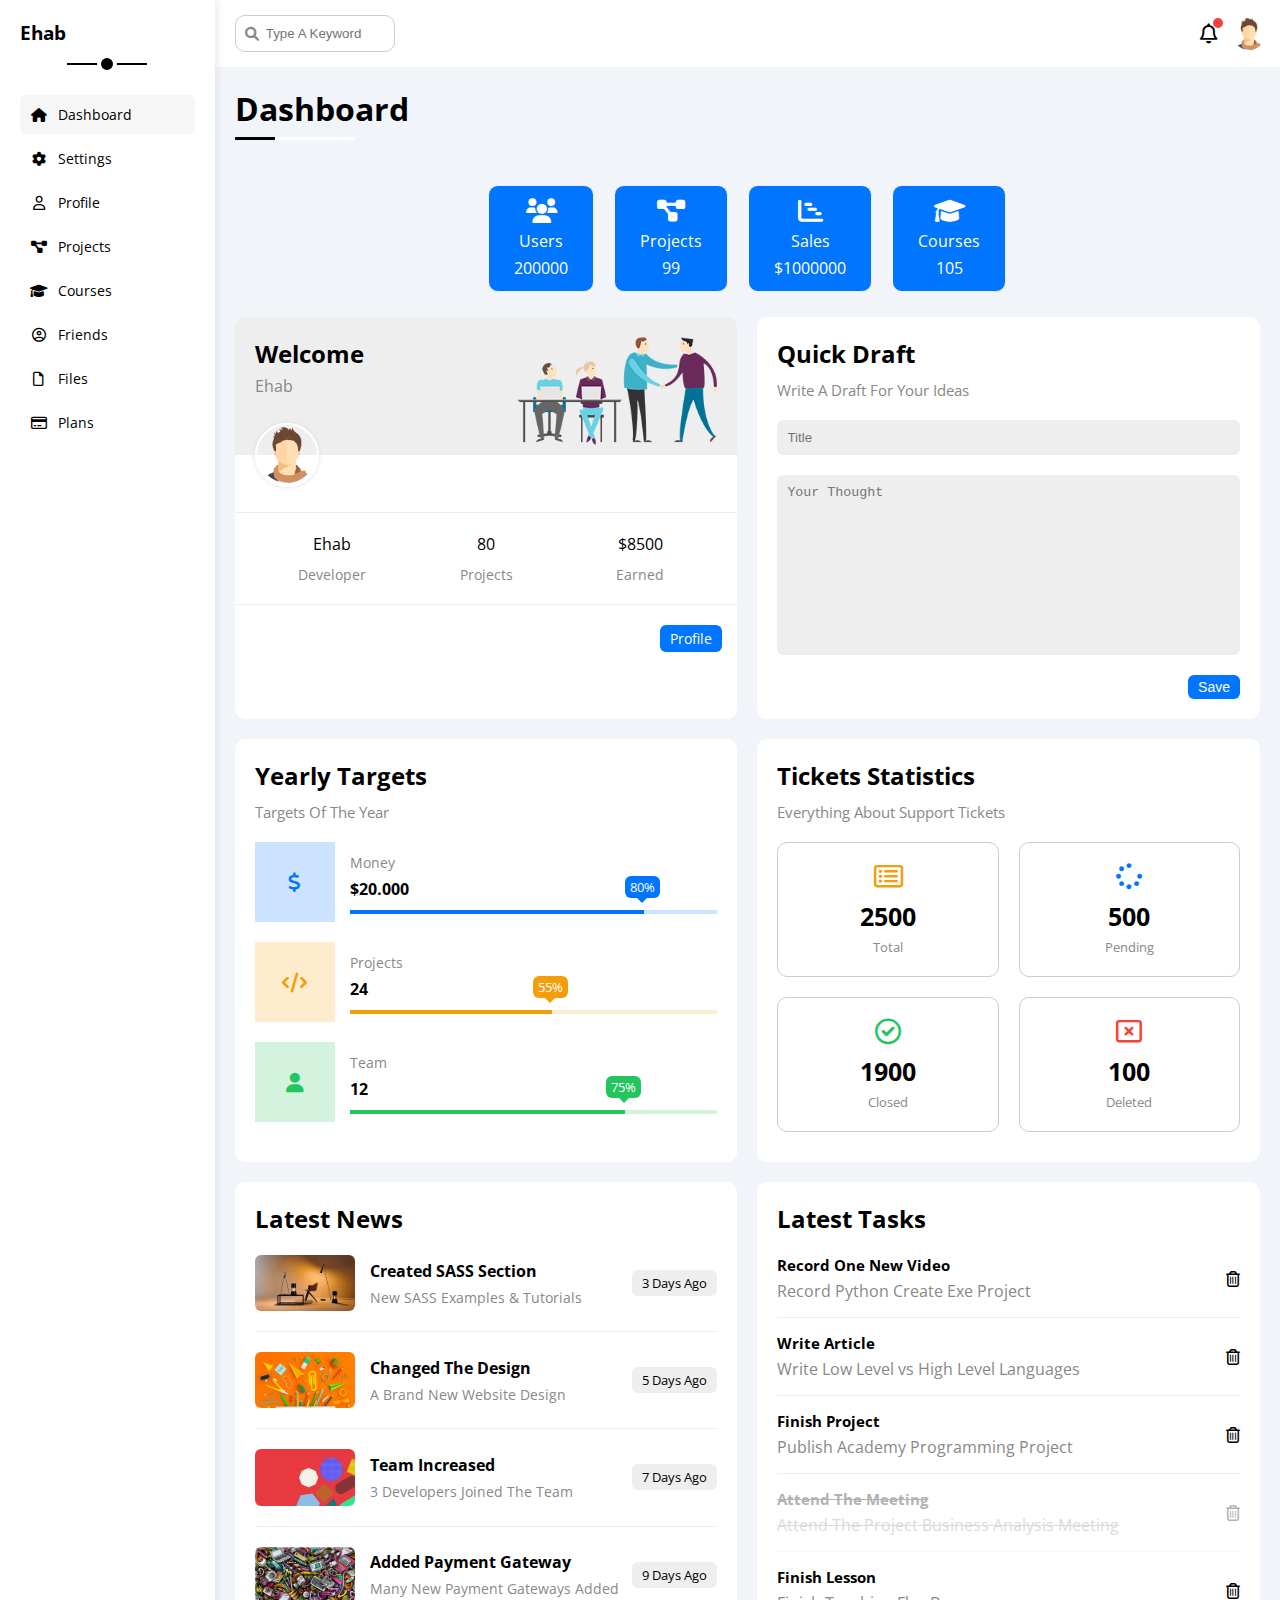
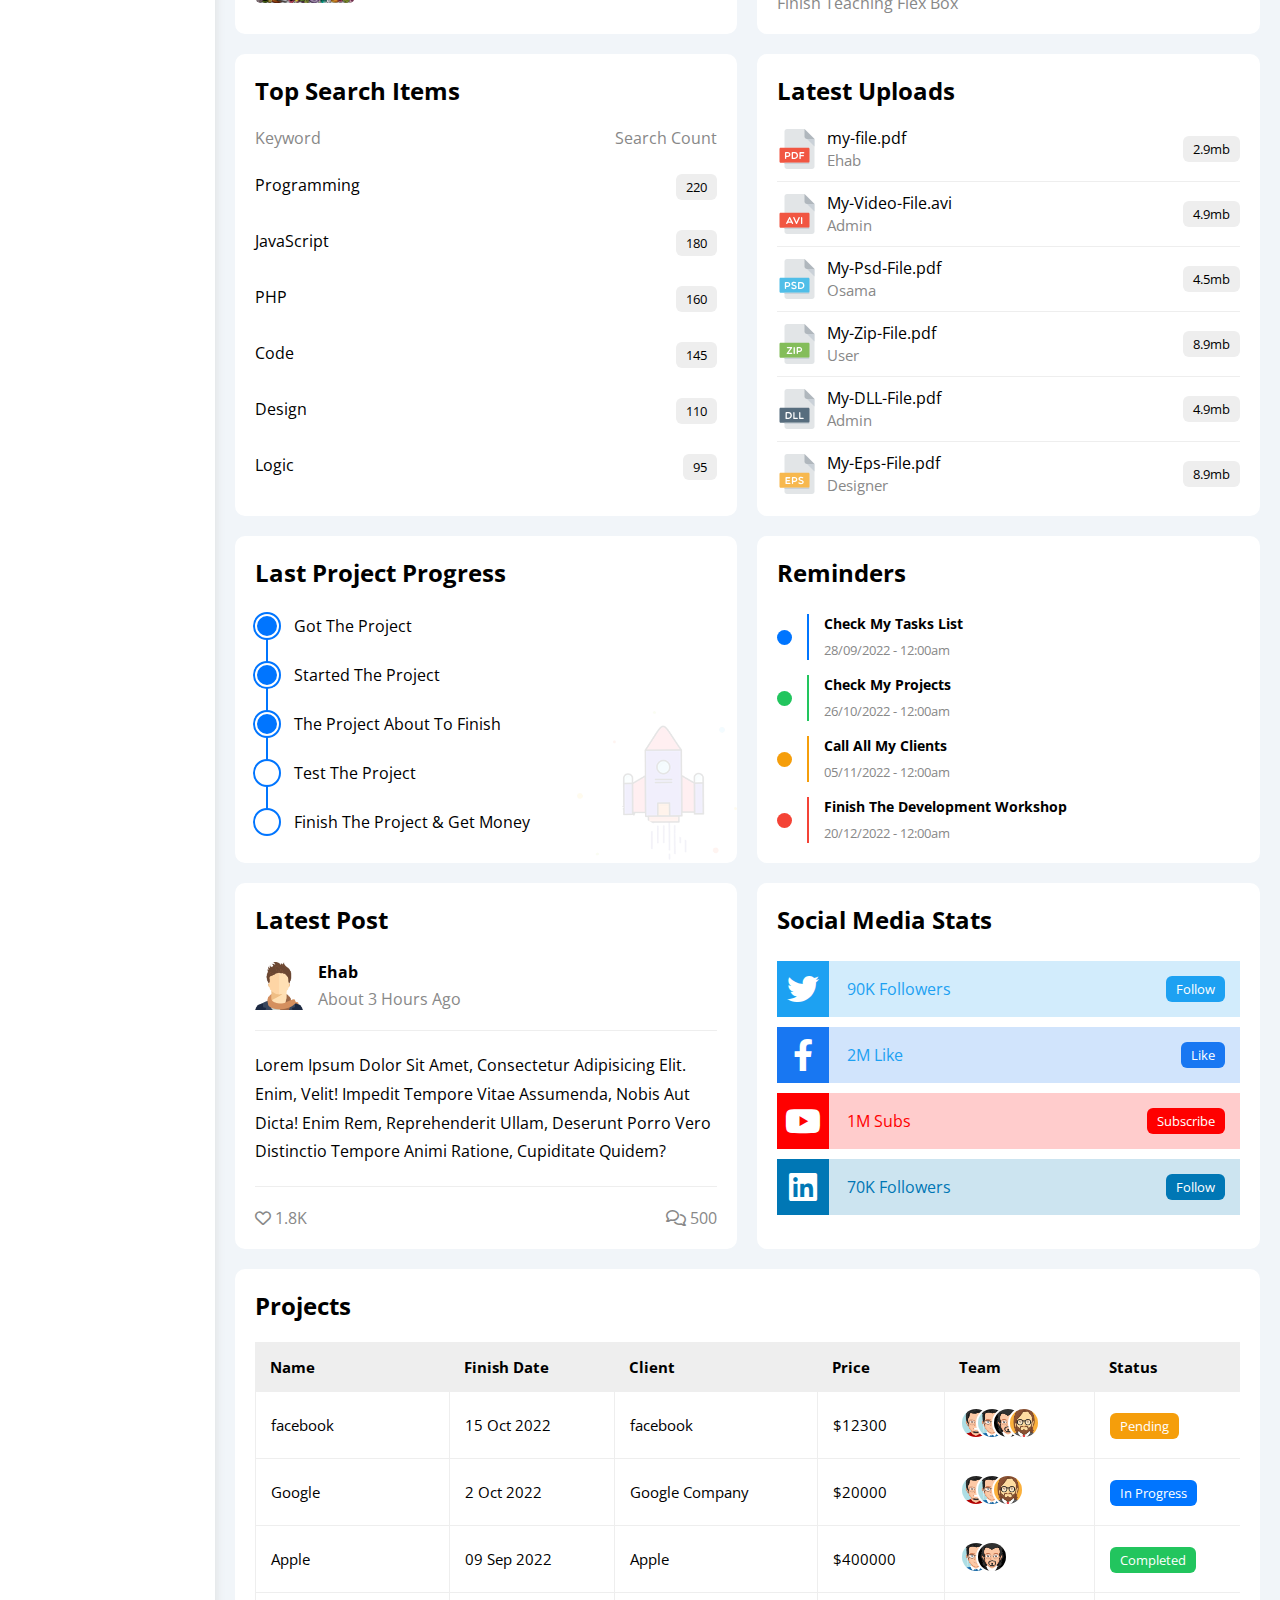
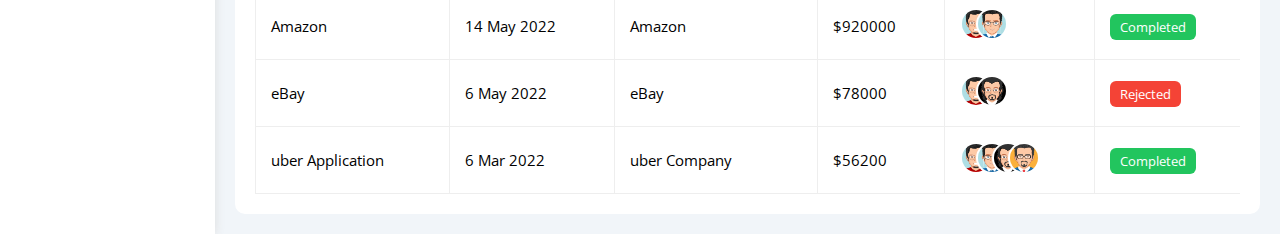
<file: index.html>
<!DOCTYPE html>
<html lang="en">
<head>
    <meta charset="UTF-8">
    <meta http-equiv="X-UA-Compatible" content="IE=edge">
    <meta name="viewport" content="width=device-width, initial-scale=1.0">
    <title>Dashboard</title>
    <!-- Google font  -->
    <link rel="preconnect" href="https://fonts.googleapis.com">
    <link rel="preconnect" href="https://fonts.gstatic.com" crossorigin>
    <link href="https://fonts.googleapis.com/css2?family=Open+Sans:ital,wght@0,300;0,400;0,500;0,600;0,700;0,800;1,300;1,500;1,600;1,700;1,800&display=swap" rel="stylesheet">
    <!-- font aowsome -->
    <link rel="stylesheet" href="css/all.min.css">
    <!-- framework-->
    <link rel="stylesheet" href="css/framework.css">
    <!-- costom style-->
    <link rel="stylesheet" href="css/style.css">

</head>
<body>
    <div class="page d-flex">
        <div class="sidebar bg-white p-20 p-relative">
            <h3 class="p-relative text-c mt-0">Ehab</h3>
            <ul>
                <li>
                    <a class="active d-flex align-center fs-14 c-black rad-6 p-10" href="index.html">
                        <i class="fa-solid fa-house fa-fw"></i>
                        <span>Dashboard</span>
                    </a>
                </li>
                 <li>
                    <a class="d-flex align-center fs-14 c-black rad-6 p-10" href="Settings.html">
                       <i class="fa-solid fa-gear fa-fw"></i>
                        <span>Settings</span>
                    </a>
                </li>
                <li>
                    <a class="d-flex align-center fs-14 c-black rad-6 p-10" href="Profile.html">
                        <i class="fa-regular fa-user fa-fw"></i>
                        <span>Profile</span>
                    </a>
                </li>
                <li>
                    <a class="d-flex align-center fs-14 c-black rad-6 p-10" href="Projects.html">
                        <i class="fa-solid fa-diagram-project fa-fw"></i>
                        <span>Projects</span>
                    </a>
                </li>
                <li>
                    <a class="d-flex align-center fs-14 c-black rad-6 p-10" href="Courses.html">
                       <i class="fa-solid fa-graduation-cap fa-fw"></i>
                        <span>Courses</span>
                    </a>
                </li>
                <li>
                    <a class="d-flex align-center fs-14 c-black rad-6 p-10" href="Friends.html">
                        <i class="fa-regular fa-circle-user fa-fw"></i>
                        <span>Friends</span>
                    </a>
                </li>
                <li>
                    <a class="d-flex align-center fs-14 c-black rad-6 p-10" href="Files.html">
                        <i class="fa-regular fa-file fa-fw"></i>
                        <span>Files</span>
                    </a>
                </li>
                <li>
                    <a class="d-flex align-center fs-14 c-black rad-6 p-10" href="Plans.html">
                      <i class="fa-regular fa-credit-card fa-fw"></i>
                        <span>Plans</span>
                    </a>
                </li>

            </ul>
        </div>
         <div class="content w-full">
        <!-- Start Head -->
        <div class="head bg-white p-15 between-flex">
          <div class="search p-relative">
            <input class="p-10" type="search" placeholder="Type A Keyword">
          </div>
          <div class="icons d-flex align-center">
            <span class="notification p-relative">
              <i class="fa-regular fa-bell fa-lg"></i>
            </span>
            <img src="img/avatar.png" alt="">
          </div>
        </div>
        <!-- End Head -->
<h1 class="p-relative">Dashboard</h1>
<div class="analysis d-flex p-15 mb-10 gap-20 align-center txt-c justify-c">
<div class="card txt-c rad-10 bg-blue c-white  border-eee ">
  <i class="fa fa-users rad-half fs-25"></i>
  <span class="d-block mt-5">Users</span>
  <span class="d-block mt-5">200000</span>
</div>

<div class="card txt-c rad-10 bg-blue c-white  border-eee ">
<i class="fa-solid fa-diagram-project rad-half fs-25"></i>
  <span class="d-block mt-5">Projects</span>
  <span class="d-block mt-5">99</span>
</div>

<div class="card txt-c rad-10 bg-blue c-white  border-eee ">
  <i class="fa fa-chart-gantt rad-half fs-25"></i>
  <span class="d-block mt-5">Sales</span>
  <span class="d-block mt-5">$1000000</span>
</div>

<div class="card txt-c rad-10 bg-blue c-white  border-eee ">
  <!-- <i class="fa fa-users "></i> -->
  <i class="fa-solid fa-graduation-cap rad-half fs-25"></i>
  <span class="d-block mt-5">Courses</span>
  <span class="d-block mt-5">105</span>
</div>


</div>
<div class="wrapper d-grid gap-20">
          <!-- Start Welcome Widget -->
          <div class="welcome bg-white rad-10 txt-c-mobile block-mobile">
            <div class="intro p-20 d-flex space-between bg-eee">
              <div>
                <h2 class="m-0">Welcome</h2>
                <p class="c-grey mt-5">Ehab</p>
              </div>
              <img class="hide-mobile" src="img/welcome.png" alt="">
            </div>
            <img src="img/avatar.png" alt="" class="avatar">
            <div class="body txt-c d-flex p-20 mt-20 mb-20 block-mobile">
              <div>Ehab <span class="d-block c-grey fs-14 mt-10">Developer</span></div>
              <div>80 <span class="d-block c-grey fs-14 mt-10">Projects</span></div>
              <div>$8500 <span class="d-block c-grey fs-14 mt-10">Earned</span></div>
            </div>
            <a href="profile.html" class="visit d-block fs-14 bg-blue c-white w-fit btn-shape">Profile</a>
          </div>
          <!-- End Welcome Widget -->
          <!-- Start Quick Draft Widget -->
          <div class="quick-draft p-20 bg-white rad-10">
            <h2 class="mt-0 mb-10">Quick Draft</h2>
            <p class="mt-0 mb-20 c-grey fs-15">Write A Draft For Your Ideas</p>
            <form>
              <input class="d-block mb-20 w-full p-10 b-none bg-eee rad-6" type="text" placeholder="Title">
              <textarea class="d-block mb-20 w-full p-10 b-none bg-eee rad-6" placeholder="Your Thought"></textarea>
              <input class="save d-block fs-14 bg-blue c-white b-none w-fit btn-shape" type="submit" value="Save">
            </form>
          </div>
          <!-- End Quick Draft Widget -->
          <!-- Start Targets Widget -->
          <div class="targets p-20 bg-white rad-10">
            <h2 class="mt-0 mb-10">Yearly Targets</h2>
            <p class="mt-0 mb-20 c-grey fs-15">Targets Of The Year</p>
            <div class="target-row mb-20 blue center-flex">
              <div class="icon center-flex">
                <i class="fa-solid fa-dollar-sign fa-lg c-blue"></i>
              </div>
              <div class="details">
                <span class="fs-14 c-grey">Money</span>
                <span class="d-block mt-5 mb-10 fw-bold">$20.000</span>
                <div class="progress p-relative">
                  <span class="bg-blue blue" style="width: 80%">
                    <span class="bg-blue">80%</span>
                  </span>
                </div>
              </div>
            </div>
            <div class="target-row mb-20 center-flex orange">
              <div class="icon center-flex">
                <i class="fa-solid fa-code fa-lg c-orange"></i>
              </div>
              <div class="details">
                <span class="fs-14 c-grey">Projects</span>
                <span class="d-block mt-5 mb-10 fw-bold">24</span>
                <div class="progress p-relative">
                  <span class="bg-orange orange" style="width: 55%">
                    <span class="bg-orange">55%</span>
                  </span>
                </div>
              </div>
            </div>
            <div class="target-row mb-20 center-flex green">
              <div class="icon center-flex">
                <i class="fa-solid fa-user fa-lg c-green"></i>
              </div>
              <div class="details">
                <span class="fs-14 c-grey">Team</span>
                <span class="d-block mt-5 mb-10 fw-bold">12</span>
                <div class="progress p-relative">
                  <span class="bg-green green" style="width: 75%">
                    <span class="bg-green">75%</span>
                  </span>
                </div>
              </div>
            </div>
          </div>
          <!-- End Targets Widget -->
          <!-- Start Ticket Widget -->
          <div class="tickets p-20 bg-white rad-10">
            <h2 class="mt-0 mb-10">Tickets Statistics</h2>
            <p class="mt-0 mb-20 c-grey fs-15">Everything About Support Tickets</p>
            <div class="d-flex txt-c gap-20 f-wrap">
              <div class="box p-20 rad-10 fs-13 c-grey">
                <i class="fa-regular fa-rectangle-list fa-2x mb-10 c-orange"></i>
                <span class="d-block c-black fw-bold fs-25 mb-5">2500</span>
                Total
              </div>
              <div class="box p-20 rad-10 fs-13 c-grey">
                <i class="fa-solid fa-spinner fa-2x mb-10 c-blue"></i>
                <span class="d-block c-black fw-bold fs-25 mb-5">500</span>
                Pending
              </div>
              <div class="box p-20 rad-10 fs-13 c-grey">
                <i class="fa-regular fa-circle-check fa-2x mb-10 c-green"></i>
                <span class="d-block c-black fw-bold fs-25 mb-5">1900</span>
                Closed
              </div>
              <div class="box p-20 rad-10 fs-13 c-grey">
                <i class="fa-regular fa-rectangle-xmark fa-2x mb-10 c-red"></i>
                <span class="d-block c-black fw-bold fs-25 mb-5">100</span>
                Deleted
              </div>
            </div>
          </div>
          <!-- End Ticket Widget -->
          <!-- Start Latest News Widget -->
          <div class="latest-news p-20 bg-white rad-10 txt-c-mobile">
            <h2 class="mt-0 mb-20">Latest News</h2>
            <div class="news-row d-flex align-center">
              <img src="img/news-01.png" alt="">
              <div class="info">
                <h3>Created SASS Section</h3>
                <p class="m-0 fs-14 c-grey">New SASS Examples &amp; Tutorials</p>
              </div>
              <div class="btn-shape bg-eee fs-13 label">3 Days Ago</div>
            </div>
            <div class="news-row d-flex align-center">
              <img src="img/news-02.png" alt="">
              <div class="info">
                <h3>Changed The Design</h3>
                <p class="m-0 fs-14 c-grey">A Brand New Website Design</p>
              </div>
              <div class="btn-shape bg-eee fs-13 label">5 Days Ago</div>
            </div>
            <div class="news-row d-flex align-center">
              <img src="img/news-03.png" alt="">
              <div class="info">
                <h3>Team Increased</h3>
                <p class="m-0 fs-14 c-grey">3 Developers Joined The Team</p>
              </div>
              <div class="btn-shape bg-eee fs-13 label">7 Days Ago</div>
            </div>
            <div class="news-row d-flex align-center">
              <img src="img/news-04.png" alt="">
              <div class="info">
                <h3>Added Payment Gateway</h3>
                <p class="m-0 fs-14 c-grey">Many New Payment Gateways Added</p>
              </div>
              <div class="btn-shape bg-eee fs-13 label">9 Days Ago</div>
            </div>
          </div>
          <!-- End Latest News Widget -->
          <!-- Start Tasks Widget -->
          <div class="tasks p-20 bg-white rad-10">
            <h2 class="mt-0 mb-20">Latest Tasks</h2>
            <div class="task-row between-flex">
              <div class="info">
                <h3 class="mt-0 mb-5 fs-15">Record One New Video</h3>
                <p class="m-0 c-grey">Record Python Create Exe Project</p>
              </div>
              <i class="fa-regular fa-trash-can delete"></i>
            </div>
            <div class="task-row between-flex">
              <div class="info">
                <h3 class="mt-0 mb-5 fs-15">Write Article</h3>
                <p class="m-0 c-grey">Write Low Level vs High Level Languages</p>
              </div>
              <i class="fa-regular fa-trash-can delete"></i>
            </div>
            <div class="task-row between-flex">
              <div class="info">
                <h3 class="mt-0 mb-5 fs-15">Finish Project</h3>
                <p class="m-0 c-grey">Publish Academy Programming Project</p>
              </div>
              <i class="fa-regular fa-trash-can delete"></i>
            </div>
            <div class="task-row between-flex done">
              <div class="info">
                <h3 class="mt-0 mb-5 fs-15">Attend The Meeting</h3>
                <p class="m-0 c-grey">Attend The Project Business Analysis Meeting</p>
              </div>
              <i class="fa-regular fa-trash-can delete"></i>
            </div>
            <div class="task-row between-flex">
              <div class="info">
                <h3 class="mt-0 mb-5 fs-15">Finish Lesson</h3>
                <p class="m-0 c-grey">Finish Teaching Flex Box</p>
              </div>
              <i class="fa-regular fa-trash-can delete"></i>
            </div>
          </div>
          <!-- End Tasks -->
          <!-- Start Top Search Word Widget -->
          <div class="search-items p-20 bg-white rad-10">
            <h2 class="mt-0 mb-20">Top Search Items</h2>
            <div class="items-head d-flex space-between c-grey mb-10">
              <div>Keyword</div>
              <div>Search Count</div>
            </div>
            <div class="items d-flex space-between pt-15 pb-15">
              <span>Programming</span>
              <span class="bg-eee fs-13 btn-shape">220</span>
            </div>
            <div class="items d-flex space-between pt-15 pb-15">
              <span>JavaScript</span>
              <span class="bg-eee btn-shape fs-13">180</span>
            </div>
            <div class="items d-flex space-between pt-15 pb-15">
              <span>PHP</span>
              <span class="bg-eee btn-shape fs-13">160</span>
            </div>
            <div class="items d-flex space-between pt-15 pb-15">
              <span>Code</span>
              <span class="bg-eee btn-shape fs-13">145</span>
            </div>
            <div class="items d-flex space-between pt-15 pb-15">
              <span>Design</span>
              <span class="bg-eee btn-shape fs-13">110</span>
            </div>
            <div class="items d-flex space-between pt-15 pb-15">
              <span>Logic</span>
              <span class="bg-eee btn-shape fs-13">95</span>
            </div>
          </div>
          <!-- End Top Search Word Widget -->
          <!-- Start Latest Uploads Widget -->
          <div class="latest-uploads p-20 bg-white rad-10">
            <h2 class="mt-0 mb-20">Latest Uploads</h2>
            <ul class="m-0">
              <li class="between-flex pb-10 mb-10">
                <div class="d-flex align-center">
                  <img class="mr-10" src="img/pdf.svg" alt="">
                  <div>
                    <span class="d-block">my-file.pdf</span>
                    <span class="fs-15 c-grey">Ehab</span>
                  </div>
                </div>
                <div class="bg-eee btn-shape fs-13">2.9mb</div>
              </li>
              <li class="between-flex pb-10 mb-10">
                <div class="d-flex align-center">
                  <img class="mr-10" src="img/avi.svg" alt="">
                  <div>
                    <span class="d-block">My-Video-File.avi</span>
                    <span class="fs-15 c-grey">Admin</span>
                  </div>
                </div>
                <div class="bg-eee btn-shape fs-13">4.9mb</div>
              </li>
              <li class="between-flex pb-10 mb-10">
                <div class="d-flex align-center">
                  <img class="mr-10" src="img/psd.svg" alt="">
                  <div>
                    <span class="d-block">My-Psd-File.pdf</span>
                    <span class="fs-15 c-grey">Osama</span>
                  </div>
                </div>
                <div class="bg-eee btn-shape fs-13">4.5mb</div>
              </li>
              <li class="between-flex pb-10 mb-10">
                <div class="d-flex align-center">
                  <img class="mr-10" src="img/zip.svg" alt="">
                  <div>
                    <span class="d-block">My-Zip-File.pdf</span>
                    <span class="fs-15 c-grey">User</span>
                  </div>
                </div>
                <div class="bg-eee btn-shape fs-13">8.9mb</div>
              </li>
              <li class="between-flex pb-10 mb-10">
                <div class="d-flex align-center">
                  <img class="mr-10" src="img/dll.svg" alt="">
                  <div>
                    <span class="d-block">My-DLL-File.pdf</span>
                    <span class="fs-15 c-grey">Admin</span>
                  </div>
                </div>
                <div class="bg-eee btn-shape fs-13">4.9mb</div>
              </li>
              <li class="between-flex">
                <div class="d-flex align-center">
                  <img class="mr-10" src="img/eps.svg" alt="">
                  <div>
                    <span class="d-block">My-Eps-File.pdf</span>
                    <span class="fs-15 c-grey">Designer</span>
                  </div>
                </div>
                <div class="bg-eee btn-shape fs-13">8.9mb</div>
              </li>
            </ul>
          </div>
          <!-- End Latest Uploads Widget -->
          <!-- Start Last Project Progress Widget -->
          <div class="last-project p-20 bg-white rad-10 p-relative">
            <h2 class="mt-0 mb-20">Last Project Progress</h2>
            <ul class="m-0 p-relative">
              <li class="mt-25 d-flex align-center done">Got The Project</li>
              <li class="mt-25 d-flex align-center done">Started The Project</li>
              <li class="mt-25 d-flex align-center done">The Project About To Finish</li>
              <li class="mt-25 d-flex align-center current">Test The Project</li>
              <li class="mt-25 d-flex align-center">Finish The Project &amp; Get Money</li>
            </ul>
            <img class="launch-icon hide-mobile" src="img/project.png" alt="">
          </div>
          <!-- End Last Project Progress Widget -->
          <!-- Start Reminders Widget -->
          <div class="reminders p-20 bg-white rad-10 p-relative">
            <h2 class="mt-0 mb-25">Reminders</h2>
            <ul class="m-0">
              <li class="d-flex align-center mt-15">
                <span class="key bg-blue mr-15 d-block rad-half"></span>
                <div class="pl-15 blue">
                  <p class="fs-14 fw-bold mt-0 mb-5">Check My Tasks List</p>
                  <span class="fs-13 c-grey">28/09/2022 - 12:00am</span>
                </div>
              </li>
              <li class="d-flex align-center mt-15">
                <span class="key bg-green mr-15 d-block rad-half"></span>
                <div class="pl-15 green">
                  <p class="fs-14 fw-bold mt-0 mb-5">Check My Projects</p>
                  <span class="fs-13 c-grey">26/10/2022 - 12:00am</span>
                </div>
              </li>
              <li class="d-flex align-center mt-15">
                <span class="key bg-orange mr-15 d-block rad-half"></span>
                <div class="pl-15 orange">
                  <p class="fs-14 fw-bold mt-0 mb-5">Call All My Clients</p>
                  <span class="fs-13 c-grey">05/11/2022 - 12:00am</span>
                </div>
              </li>
              <li class="d-flex align-center mt-15">
                <span class="key bg-red mr-15 d-block rad-half"></span>
                <div class="pl-15 red">
                  <p class="fs-14 fw-bold mt-0 mb-5">Finish The Development Workshop</p>
                  <span class="fs-13 c-grey">20/12/2022 - 12:00am</span>
                </div>
              </li>
            </ul>
          </div>
          <!-- End Reminders Widget -->
          <!-- Start Latest Post Widget -->
          <div class="latest-post p-20 bg-white rad-10 p-relative">
            <h2 class="mt-0 mb-25">Latest Post</h2>
            <div class="top d-flex align-center">
              <img class="avatar mr-15" src="img/avatar.png" alt="">
              <div class="info">
                <span class="d-block mb-5 fw-bold">Ehab</span>
                <span class="c-grey">About 3 Hours Ago</span>
              </div>
            </div>
            <div class="post-content txt-c-mobile pt-20 pb-20 mt-20 mb-20">
             Lorem ipsum dolor sit amet, consectetur adipisicing elit. Enim, velit! Impedit tempore vitae assumenda, nobis aut dicta! Enim rem, reprehenderit ullam, deserunt porro vero distinctio tempore animi ratione, cupiditate quidem?
            </div>
            <div class="post-stats between-flex c-grey">
              <div>
                <i class="fa-regular fa-heart"></i>
                <span>1.8K</span>
              </div>
              <div>
                <i class="fa-regular fa-comments"></i>
                <span>500</span>
              </div>
            </div>
          </div>
          <!-- End Latest Post Widget -->
          <!-- Start Social Media Stats Widget -->
          <div class="social-media p-20 bg-white rad-10 p-relative">
            <h2 class="mt-0 mb-25">Social Media Stats</h2>
            <div class="box twitter p-15 p-relative mb-10 between-flex">
              <i class="fa-brands fa-twitter fa-2x c-white h-full center-flex"></i>
              <span>90K Followers</span>
              <a class="fs-13 c-white btn-shape" href="#">Follow</a>
            </div>
            <div class="box facebook p-15 p-relative mb-10 between-flex">
              <i class="fa-brands fa-facebook-f fa-2x c-white h-full center-flex"></i>
              <span>2M Like</span>
              <a class="fs-13 c-white btn-shape" href="#">Like</a>
            </div>
            <div class="box youtube p-15 p-relative mb-10 between-flex">
              <i class="fa-brands fa-youtube fa-2x c-white h-full center-flex"></i>
              <span>1M Subs</span>
              <a class="fs-13 c-white btn-shape" href="#">Subscribe</a>
            </div>
            <div class="box linkedin p-15 p-relative mb-10 between-flex">
              <i class="fa-brands fa-linkedin fa-2x c-white h-full center-flex"></i>
              <span>70K Followers</span>
              <a class="fs-13 c-white btn-shape" href="#">Follow</a>
            </div>
          </div>
          <!-- Start End Media Stats Widget -->
        </div>
  
        <!-- Start Projects Table -->
        <div class="projects p-20 bg-white rad-10 m-20">
          <h2 class="mt-0 mb-20">Projects</h2>
          <div class="responsive-table">
            <table class="fs-15 w-full">
              <thead>
                <tr>
                  <td>Name</td>
                  <td>Finish Date</td>
                  <td>Client</td>
                  <td>Price</td>
                  <td>Team</td>
                  <td>Status</td>
                </tr>
              </thead>
              <tbody>
                <tr>
                  <td>facebook</td>
                  <td>15 Oct 2022</td>
                  <td>facebook</td>
                  <td>$12300</td>
                  <td>
                    <img src="img/team-01.png" alt="">
                    <img src="img/team-02.png" alt="">
                    <img src="img/team-03.png" alt="">
                    <img src="img/team-05.png" alt="">
                  </td>
                  <td>
                    <span class="label btn-shape bg-orange c-white">Pending</span>
                  </td>
                </tr>
                <tr>
                  <td>Google</td>
                  <td>2 Oct 2022</td>
                  <td>Google Company</td>
                  <td>$20000</td>
                  <td>
                    <img src="img/team-01.png" alt="">
                    <img src="img/team-02.png" alt="">
                    <img src="img/team-05.png" alt="">
                  </td>
                  <td><span class="label btn-shape bg-blue c-white">In Progress</span></td>
                </tr>
                <tr>
                  <td>Apple</td>
                  <td>09 Sep 2022</td>
                  <td>Apple</td>
                  <td>$400000</td>
                  <td>
                    <img src="img/team-02.png" alt="">
                    <img src="img/team-03.png" alt="">
                  </td>
                  <td><span class="label btn-shape bg-green c-white">Completed</span></td>
                </tr>
                <tr>
                  <td>Amazon</td>
                  <td>14 May 2022</td>
                  <td>Amazon</td>
                  <td>$920000</td>
                  <td>
                    <img src="img/team-01.png" alt="">
                    <img src="img/team-02.png" alt="">
                  </td>
                  <td><span class="label btn-shape bg-green c-white">Completed</span></td>
                </tr>
                <tr>
                  <td>eBay</td>
                  <td>6 May 2022</td>
                  <td>eBay</td>
                  <td>$78000</td>
                  <td>
                    <img src="img/team-01.png" alt="">
                    <img src="img/team-03.png" alt="">
                  </td>
                  <td><span class="label btn-shape bg-red c-white">Rejected</span></td>
                </tr>
                <tr>
                  <td>uber  Application</td>
                  <td>6 Mar 2022</td>
                  <td>uber  Company</td>
                  <td>$56200</td>
                  <td>
                    <img src="img/team-01.png" alt="">
                    <img src="img/team-02.png" alt="">
                    <img src="img/team-03.png" alt="">
                    <img src="img/team-04.png" alt="">
                  </td>
                  <td><span class="label btn-shape bg-green c-white">Completed</span></td>
                </tr>
              </tbody>
            </table>
          </div>
        </div>
        <!-- End Projects Table -->
      </div>
    </div>
   
</body>
</html>
</file>
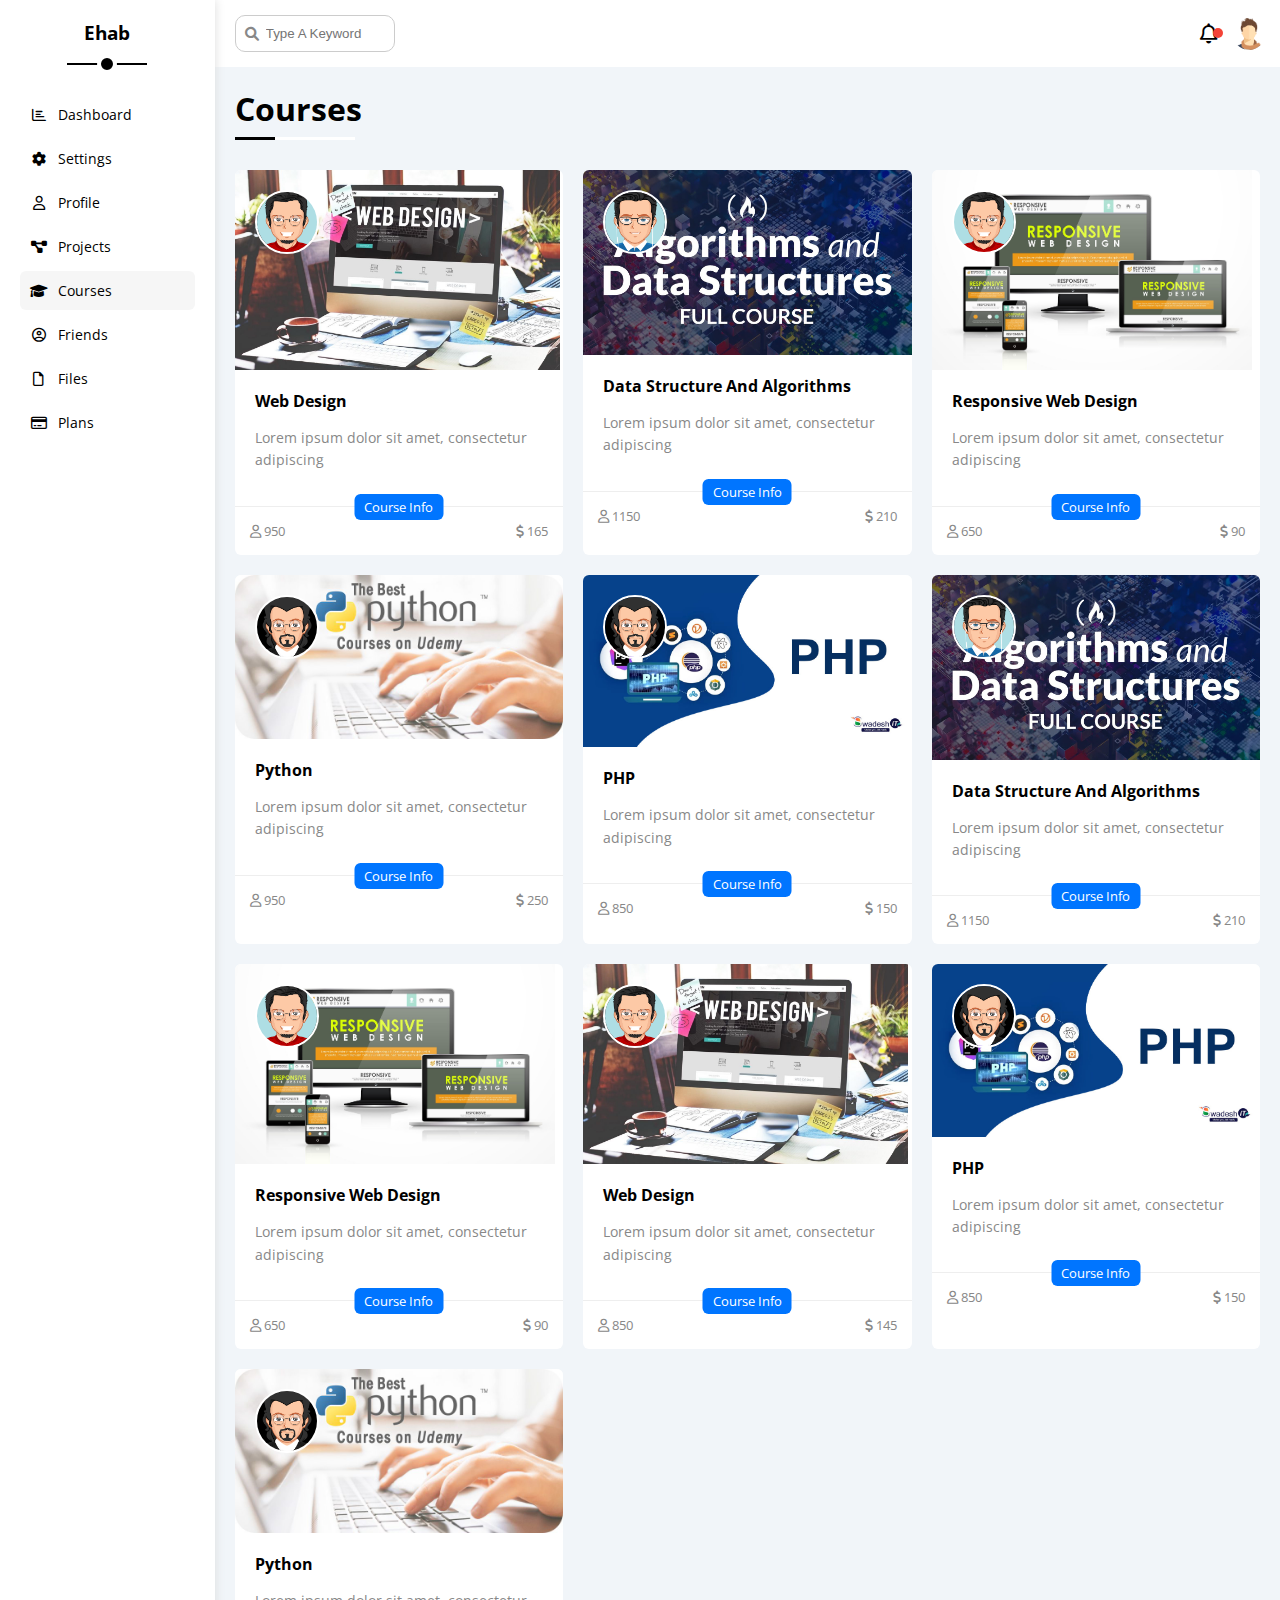
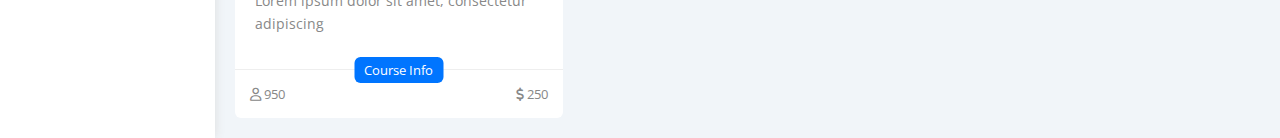
<file: Courses.html>
<html lang="en"><head>
    <meta charset="UTF-8">
    <meta http-equiv="X-UA-Compatible" content="IE=edge">
    <meta name="viewport" content="width=device-width, initial-scale=1.0">
    <title>Courses</title>
    <!-- Google font  -->
    <link rel="preconnect" href="https://fonts.googleapis.com">
    <link rel="preconnect" href="https://fonts.gstatic.com" crossorigin>
    <link href="https://fonts.googleapis.com/css2?family=Open+Sans:ital,wght@0,300;0,400;0,500;0,600;0,700;0,800;1,300;1,500;1,600;1,700;1,800&display=swap" rel="stylesheet">
    <!-- font aowsome -->
    <link rel="stylesheet" href="css/all.min.css">
    <!-- framework-->
    <link rel="stylesheet" href="css/framework.css">
    <!-- costom style-->
    <link rel="stylesheet" href="css/style.css">
  </head>
  <body>
    <div class="page d-flex">
      <div class="sidebar bg-white p-20 p-relative">
        <h3 class="p-relative txt-c mt-0">Ehab</h3>
        <ul>
          <li>
            <a class="d-flex align-center fs-14 c-black rad-6 p-10" href="index.html">
              <i class="fa-regular fa-chart-bar fa-fw"></i>
              <span>Dashboard</span>
            </a>
          </li>
          <li>
            <a class="d-flex align-center fs-14 c-black rad-6 p-10" href="settings.html">
              <i class="fa-solid fa-gear fa-fw"></i>
              <span>Settings</span>
            </a>
          </li>
          <li>
            <a class=" d-flex align-center fs-14 c-black rad-6 p-10" href="profile.html">
              <i class="fa-regular fa-user fa-fw"></i>
              <span>Profile</span>
            </a>
          </li>
          <li>
            <a class="d-flex align-center fs-14 c-black rad-6 p-10" href="projects.html">
              <i class="fa-solid fa-diagram-project fa-fw"></i>
              <span>Projects</span>
            </a>
          </li>
          <li>
            <a class="active d-flex align-center fs-14 c-black rad-6 p-10" href="courses.html">
              <i class="fa-solid fa-graduation-cap fa-fw"></i>
              <span>Courses</span>
            </a>
          </li>
          <li>
            <a class="d-flex align-center fs-14 c-black rad-6 p-10" href="friends.html">
              <i class="fa-regular fa-circle-user fa-fw"></i>
              <span>Friends</span>
            </a>
          </li>
          <li>
            <a class="d-flex align-center fs-14 c-black rad-6 p-10" href="files.html">
              <i class="fa-regular fa-file fa-fw"></i>
              <span>Files</span>
            </a>
          </li>
          <li>
            <a class="d-flex align-center fs-14 c-black rad-6 p-10" href="plans.html">
              <i class="fa-regular fa-credit-card fa-fw"></i>
              <span>Plans</span>
            </a>
          </li>
        </ul>
      </div>
      <div class="content w-full">
        <!-- Start Head -->
        <div class="head bg-white p-15 between-flex">
          <div class="search p-relative">
            <input class="p-10" type="search" placeholder="Type A Keyword">
          </div>
          <div class="icons d-flex align-center">
            <span class="notification p-relative">
              <i class="fa-regular fa-bell fa-lg"></i>
            </span>
            <img src="img/avatar.png" alt="">
          </div>
        </div>
        <!-- End Head -->
        <h1 class="p-relative">Courses</h1>
        <div class="courses-page d-grid m-20 gap-20">
          <div class="course bg-white rad-6 p-relative">
            <img class="cover" src="img/course-01.jpg" alt="">
            <img class="instructor" src="img/team-01.png" alt="">
            <div class="p-20">
              <h4 class="m-0">Web Design</h4>
              <p class="description c-grey mt-15 fs-14">
                Lorem ipsum dolor sit amet, consectetur adipiscing
              </p>
            </div>
            <div class="info p-15 p-relative between-flex">
              <span class="title bg-blue c-white btn-shape">Course Info</span>
              <span class="c-grey">
                <i class="fa-regular fa-user"></i>
                950
              </span>
              <span class="c-grey">
                <i class="fa-solid fa-dollar-sign"></i>
                165
              </span>
            </div>
          </div>
          <div class="course bg-white rad-6 p-relative">
            <img class="cover" src="img/course-02.jpg" alt="">
            <img class="instructor" src="img/team-02.png" alt="">
            <div class="p-20">
              <h4 class="m-0">Data Structure And Algorithms</h4>
              <p class="description c-grey mt-15 fs-14">
                Lorem ipsum dolor sit amet, consectetur adipiscing
            </p>
            </div>
            <div class="info p-15 p-relative between-flex">
              <span class="title bg-blue c-white btn-shape">Course Info</span>
              <span class="c-grey"> <i class="fa-regular fa-user"></i> 1150</span>
              <span class="c-grey"><i class="fa-solid fa-dollar-sign"></i> 210</span>
            </div>
          </div>
          <div class="course bg-white rad-6 p-relative">
            <img class="cover" src="img/course-03.jpg" alt="">
            <img class="instructor" src="img/team-01.png" alt="">
            <div class="p-20">
              <h4 class="m-0">Responsive Web Design</h4>
              <p class="description c-grey mt-15 fs-14">
Lorem ipsum dolor sit amet, consectetur adipiscing
              </p>
            </div>
            <div class="info p-15 p-relative between-flex">
              <span class="title bg-blue c-white btn-shape">Course Info</span>
              <span class="c-grey"> <i class="fa-regular fa-user"></i> 650</span>
              <span class="c-grey"><i class="fa-solid fa-dollar-sign"></i> 90</span>
            </div>
          </div>
          <div class="course bg-white rad-6 p-relative">
            <img class="cover" src="img/course-04.jpg" alt="">
            <img class="instructor" src="img/team-03.png" alt="">
            <div class="p-20">
              <h4 class="m-0">Python</h4>
              <p class="description c-grey mt-15 fs-14">
Lorem ipsum dolor sit amet, consectetur adipiscing
              </p>
            </div>
            <div class="info p-15 p-relative between-flex">
              <span class="title bg-blue c-white btn-shape">Course Info</span>
              <span class="c-grey"> <i class="fa-regular fa-user"></i> 950</span>
              <span class="c-grey"><i class="fa-solid fa-dollar-sign"></i> 250</span>
            </div>
          </div>
          <div class="course bg-white rad-6 p-relative">
            <img class="cover" src="img/course-05.jpg" alt="">
            <img class="instructor" src="img/team-03.png" alt="">
            <div class="p-20">
              <h4 class="m-0">PHP </h4>
              <p class="description c-grey mt-15 fs-14">
Lorem ipsum dolor sit amet, consectetur adipiscing
              </p>
            </div>
            <div class="info p-15 p-relative between-flex">
              <span class="title bg-blue c-white btn-shape">Course Info</span>
              <span class="c-grey"> <i class="fa-regular fa-user"></i> 850</span>
              <span class="c-grey"><i class="fa-solid fa-dollar-sign"></i> 150</span>
            </div>
          </div>
          <div class="course bg-white rad-6 p-relative">
            <img class="cover" src="img/course-02.jpg" alt="">
            <img class="instructor" src="img/team-02.png" alt="">
            <div class="p-20">
              <h4 class="m-0">Data Structure And Algorithms</h4>
              <p class="description c-grey mt-15 fs-14">
Lorem ipsum dolor sit amet, consectetur adipiscing
              </p>
            </div>
            <div class="info p-15 p-relative between-flex">
              <span class="title bg-blue c-white btn-shape">Course Info</span>
              <span class="c-grey"> <i class="fa-regular fa-user"></i> 1150</span>
              <span class="c-grey"><i class="fa-solid fa-dollar-sign"></i> 210</span>
            </div>
          </div>
          <div class="course bg-white rad-6 p-relative">
            <img class="cover" src="img/course-03.jpg" alt="">
            <img class="instructor" src="img/team-01.png" alt="">
            <div class="p-20">
              <h4 class="m-0">Responsive Web Design</h4>
              <p class="description c-grey mt-15 fs-14">
Lorem ipsum dolor sit amet, consectetur adipiscing
              </p>
            </div>
            <div class="info p-15 p-relative between-flex">
              <span class="title bg-blue c-white btn-shape">Course Info</span>
              <span class="c-grey"> <i class="fa-regular fa-user"></i> 650</span>
              <span class="c-grey"><i class="fa-solid fa-dollar-sign"></i> 90</span>
            </div>
          </div>
          <div class="course bg-white rad-6 p-relative">
            <img class="cover" src="img/course-01.jpg" alt="">
            <img class="instructor" src="img/team-01.png" alt="">
            <div class="p-20">
              <h4 class="m-0">Web Design</h4>
              <p class="description c-grey mt-15 fs-14">
Lorem ipsum dolor sit amet, consectetur adipiscing
            </p>
            </div>
            <div class="info p-15 p-relative between-flex">
              <span class="title bg-blue c-white btn-shape">Course Info</span>
              <span class="c-grey"> <i class="fa-regular fa-user"></i> 850</span>
              <span class="c-grey"><i class="fa-solid fa-dollar-sign"></i> 145</span>
            </div>
          </div>
          <div class="course bg-white rad-6 p-relative">
            <img class="cover" src="img/course-05.jpg" alt="">
            <img class="instructor" src="img/team-03.png" alt="">
            <div class="p-20">
              <h4 class="m-0">PHP </h4>
              <p class="description c-grey mt-15 fs-14">
Lorem ipsum dolor sit amet, consectetur adipiscing
              </p>
            </div>
            <div class="info p-15 p-relative between-flex">
              <span class="title bg-blue c-white btn-shape">Course Info</span>
              <span class="c-grey"> <i class="fa-regular fa-user"></i> 850</span>
              <span class="c-grey"><i class="fa-solid fa-dollar-sign"></i> 150</span>
            </div>
          </div>
          <div class="course bg-white rad-6 p-relative">
            <img class="cover" src="img/course-04.jpg" alt="">
            <img class="instructor" src="img/team-03.png" alt="">
            <div class="p-20">
              <h4 class="m-0">Python</h4>
              <p class="description c-grey mt-15 fs-14">
Lorem ipsum dolor sit amet, consectetur adipiscing
              </p>
            </div>
            <div class="info p-15 p-relative between-flex">
              <span class="title bg-blue c-white btn-shape">Course Info</span>
              <span class="c-grey"> <i class="fa-regular fa-user"></i> 950</span>
              <span class="c-grey"><i class="fa-solid fa-dollar-sign"></i> 250</span>
            </div>
          </div>
        </div>
       


    

   

</body>
</html>
</file>
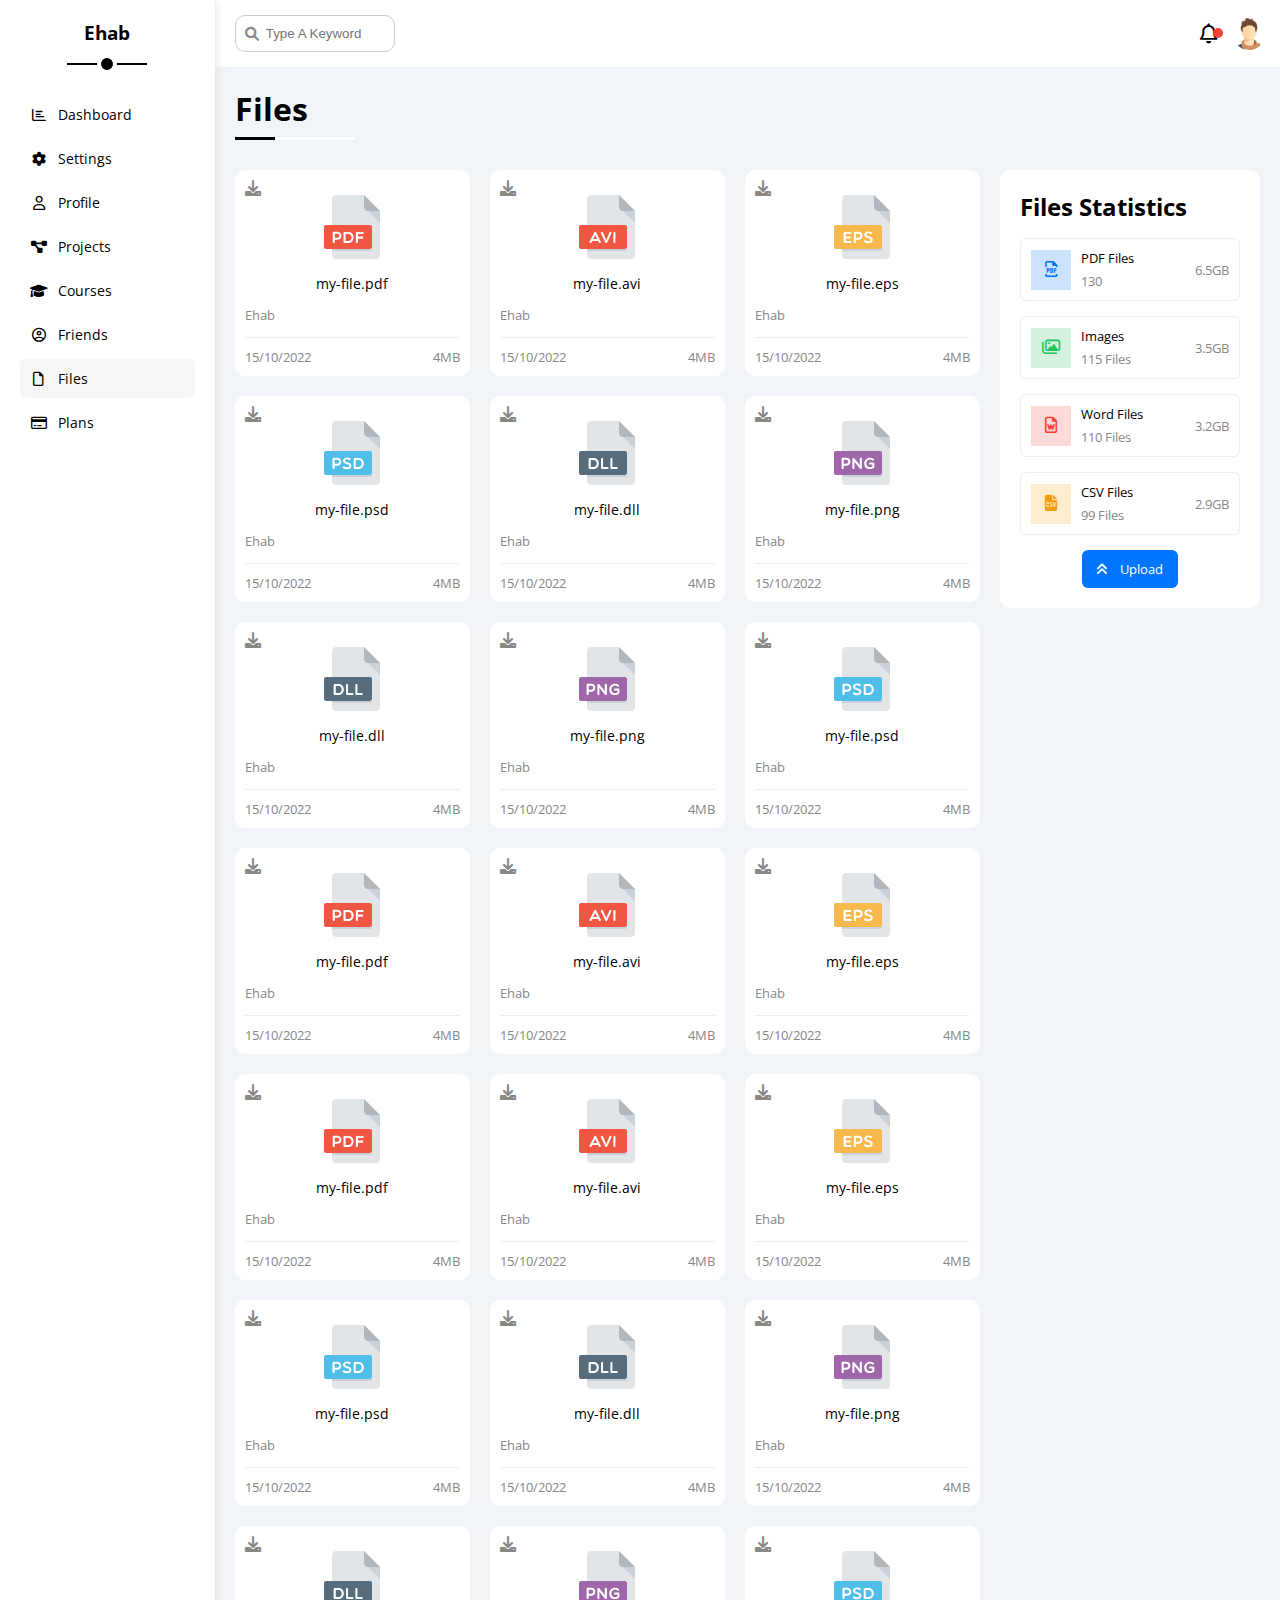
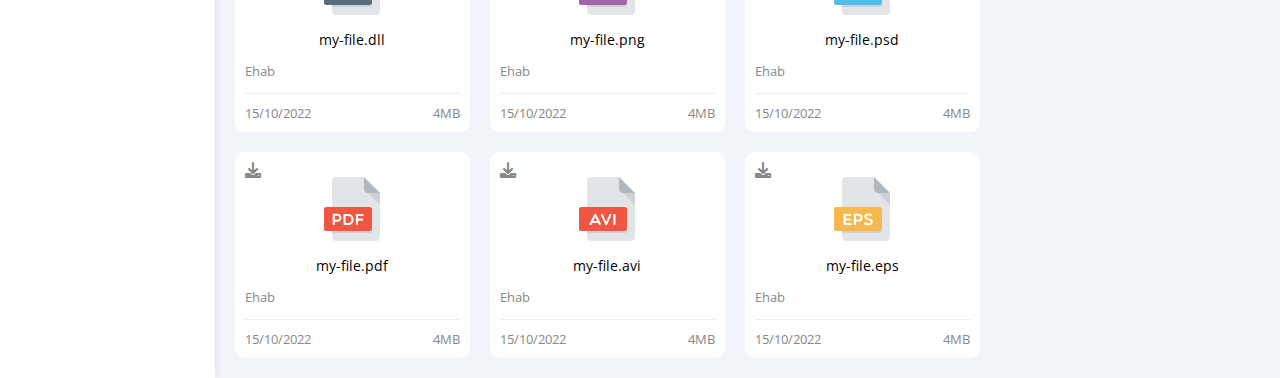
<file: Files.html>
<html lang="en"><head>
    <meta charset="UTF-8">
    <meta http-equiv="X-UA-Compatible" content="IE=edge">
    <meta name="viewport" content="width=device-width, initial-scale=1.0">
    <title>Files</title>
   <!-- Google font  -->
    <link rel="preconnect" href="https://fonts.googleapis.com">
    <link rel="preconnect" href="https://fonts.gstatic.com" crossorigin>
    <link href="https://fonts.googleapis.com/css2?family=Open+Sans:ital,wght@0,300;0,400;0,500;0,600;0,700;0,800;1,300;1,500;1,600;1,700;1,800&display=swap" rel="stylesheet">
    <!-- font aowsome -->
    <link rel="stylesheet" href="css/all.min.css">
    <!-- framework-->
    <link rel="stylesheet" href="css/framework.css">
    <!-- costom style-->
    <link rel="stylesheet" href="css/style.css">
  </head>
  <body>
    <div class="page d-flex">
      <div class="sidebar bg-white p-20 p-relative">
        <h3 class="p-relative txt-c mt-0">Ehab</h3>
        <ul>
          <li>
            <a class="d-flex align-center fs-14 c-black rad-6 p-10" href="index.html">
              <i class="fa-regular fa-chart-bar fa-fw"></i>
              <span>Dashboard</span>
            </a>
          </li>
          <li>
            <a class="d-flex align-center fs-14 c-black rad-6 p-10" href="settings.html">
              <i class="fa-solid fa-gear fa-fw"></i>
              <span>Settings</span>
            </a>
          </li>
          <li>
            <a class="d-flex align-center fs-14 c-black rad-6 p-10" href="profile.html">
              <i class="fa-regular fa-user fa-fw"></i>
              <span>Profile</span>
            </a>
          </li>
          <li>
            <a class="d-flex align-center fs-14 c-black rad-6 p-10" href="projects.html">
              <i class="fa-solid fa-diagram-project fa-fw"></i>
              <span>Projects</span>
            </a>
          </li>
          <li>
            <a class="d-flex align-center fs-14 c-black rad-6 p-10" href="courses.html">
              <i class="fa-solid fa-graduation-cap fa-fw"></i>
              <span>Courses</span>
            </a>
          </li>
          <li>
            <a class="d-flex align-center fs-14 c-black rad-6 p-10" href="friends.html">
              <i class="fa-regular fa-circle-user fa-fw"></i>
              <span>Friends</span>
            </a>
          </li>
          <li>
            <a class="active d-flex align-center fs-14 c-black rad-6 p-10" href="files.html">
              <i class="fa-regular fa-file fa-fw"></i>
              <span>Files</span>
            </a>
          </li>
          <li>
            <a class="d-flex align-center fs-14 c-black rad-6 p-10" href="plans.html">
              <i class="fa-regular fa-credit-card fa-fw"></i>
              <span>Plans</span>
            </a>
          </li>
        </ul>
      </div>
      <div class="content w-full">
        <!-- Start Head -->
        <div class="head bg-white p-15 between-flex">
          <div class="search p-relative">
            <input class="p-10" type="search" placeholder="Type A Keyword">
          </div>
          <div class="icons d-flex align-center">
            <span class="notification p-relative">
              <i class="fa-regular fa-bell fa-lg"></i>
            </span>
            <img src="img/avatar.png" alt="">
          </div>
        </div>
        <!-- End Head -->
        <h1 class="p-relative">Files</h1>
        <div class="files-page d-flex m-20 gap-20">
          <div class="files-stats p-20 bg-white rad-10">
            <h2 class="mt-0 mb-15 txt-c-mobile">Files Statistics</h2>
            <div class="d-flex align-center border-eee p-10 rad-6 mb-15 fs-13">
              <i class="fa-regular fa-file-pdf fa-lg blue center-flex c-blue icon"></i>
              <div class="info">
                <span>PDF Files</span>
                <span class="c-grey d-block mt-5">130</span>
              </div>
              <div class="size c-grey">6.5GB</div>
            </div>
            <div class="d-flex align-center border-eee p-10 rad-6 mb-15 fs-13">
              <i class="fa-regular fa-images fa-lg green center-flex c-green icon"></i>
              <div class="info">
                <span>Images</span>
                <span class="c-grey d-block mt-5">115 Files</span>
              </div>
              <div class="size c-grey">3.5GB</div>
            </div>
            <div class="d-flex align-center border-eee p-10 rad-6 mb-15 fs-13">
              <i class="fa-regular fa-file-word fa-lg red center-flex c-red icon"></i>
              <div class="info">
                <span>Word Files</span>
                <span class="c-grey d-block mt-5">110 Files</span>
              </div>
              <div class="size c-grey">3.2GB</div>
            </div>
            <div class="d-flex align-center border-eee p-10 rad-6 fs-13">
              <i class="fa-solid fa-file-csv fa-lg orange center-flex c-orange icon"></i>
              <div class="info">
                <span>CSV Files</span>
                <span class="c-grey d-block mt-5">99 Files</span>
              </div>
              <div class="size c-grey">2.9GB</div>
            </div>
            <a class="upload bg-blue c-white fs-13 rad-6 d-block w-fit" href="#">
              <i class="fa-solid fa-angles-up mr-10"></i>
              Upload
            </a>
          </div>
          <div class="files-content d-grid gap-20">
            <div class="file bg-white p-10 rad-10">
              <i class="fa-solid fa-download c-grey p-absolute"></i>
              <div class="icon txt-c">
                <img class="mt-15 mb-15" src="img/pdf.svg" alt="">
              </div>
              <div class="txt-c mb-10 fs-14">my-file.pdf</div>
              <p class="c-grey fs-13">Ehab</p>
              <div class="info between-flex mt-10 pt-10 fs-13 c-grey">
                <span>15/10/2022</span>
                <span>4MB</span>
              </div>
            </div>
            <div class="file bg-white p-10 rad-10">
              <i class="fa-solid fa-download c-grey p-absolute"></i>
              <div class="icon txt-c">
                <img class="mt-15 mb-15" src="img/avi.svg" alt="">
              </div>
              <div class="txt-c mb-10 fs-14">my-file.avi</div>
              <p class="c-grey fs-13">Ehab</p>
              <div class="info between-flex mt-10 pt-10 fs-13 c-grey">
                <span>15/10/2022</span>
                <span>4MB</span>
              </div>
            </div>
            <div class="file bg-white p-10 rad-10">
              <i class="fa-solid fa-download c-grey p-absolute"></i>
              <div class="icon txt-c">
                <img class="mt-15 mb-15" src="img/eps.svg" alt="">
              </div>
              <div class="txt-c mb-10 fs-14">my-file.eps</div>
              <p class="c-grey fs-13">Ehab</p>
              <div class="info between-flex mt-10 pt-10 fs-13 c-grey">
                <span>15/10/2022</span>
                <span>4MB</span>
              </div>
            </div>
            <div class="file bg-white p-10 rad-10">
              <i class="fa-solid fa-download c-grey p-absolute"></i>
              <div class="icon txt-c">
                <img class="mt-15 mb-15" src="img/psd.svg" alt="">
              </div>
              <div class="txt-c mb-10 fs-14">my-file.psd</div>
              <p class="c-grey fs-13">Ehab</p>
              <div class="info between-flex mt-10 pt-10 fs-13 c-grey">
                <span>15/10/2022</span>
                <span>4MB</span>
              </div>
            </div>
            <div class="file bg-white p-10 rad-10">
              <i class="fa-solid fa-download c-grey p-absolute"></i>
              <div class="icon txt-c">
                <img class="mt-15 mb-15" src="img/dll.svg" alt="">
              </div>
              <div class="txt-c mb-10 fs-14">my-file.dll</div>
              <p class="c-grey fs-13">Ehab</p>
              <div class="info between-flex mt-10 pt-10 fs-13 c-grey">
                <span>15/10/2022</span>
                <span>4MB</span>
              </div>
            </div>
            <div class="file bg-white p-10 rad-10">
              <i class="fa-solid fa-download c-grey p-absolute"></i>
              <div class="icon txt-c">
                <img class="mt-15 mb-15" src="img/png.svg" alt="">
              </div>
              <div class="txt-c mb-10 fs-14">my-file.png</div>
              <p class="c-grey fs-13">Ehab</p>
              <div class="info between-flex mt-10 pt-10 fs-13 c-grey">
                <span>15/10/2022</span>
                <span>4MB</span>
              </div>
            </div>
            <div class="file bg-white p-10 rad-10">
              <i class="fa-solid fa-download c-grey p-absolute"></i>
              <div class="icon txt-c">
                <img class="mt-15 mb-15" src="img/dll.svg" alt="">
              </div>
              <div class="txt-c mb-10 fs-14">my-file.dll</div>
              <p class="c-grey fs-13">Ehab</p>
              <div class="info between-flex mt-10 pt-10 fs-13 c-grey">
                <span>15/10/2022</span>
                <span>4MB</span>
              </div>
            </div>
            <div class="file bg-white p-10 rad-10">
              <i class="fa-solid fa-download c-grey p-absolute"></i>
              <div class="icon txt-c">
                <img class="mt-15 mb-15" src="img/png.svg" alt="">
              </div>
              <div class="txt-c mb-10 fs-14">my-file.png</div>
              <p class="c-grey fs-13">Ehab</p>
              <div class="info between-flex mt-10 pt-10 fs-13 c-grey">
                <span>15/10/2022</span>
                <span>4MB</span>
              </div>
            </div>
            <div class="file bg-white p-10 rad-10">
              <i class="fa-solid fa-download c-grey p-absolute"></i>
              <div class="icon txt-c">
                <img class="mt-15 mb-15" src="img/psd.svg" alt="">
              </div>
              <div class="txt-c mb-10 fs-14">my-file.psd</div>
              <p class="c-grey fs-13">Ehab</p>
              <div class="info between-flex mt-10 pt-10 fs-13 c-grey">
                <span>15/10/2022</span>
                <span>4MB</span>
              </div>
            </div>
            <div class="file bg-white p-10 rad-10">
              <i class="fa-solid fa-download c-grey p-absolute"></i>
              <div class="icon txt-c">
                <img class="mt-15 mb-15" src="img/pdf.svg" alt="">
              </div>
              <div class="txt-c mb-10 fs-14">my-file.pdf</div>
              <p class="c-grey fs-13">Ehab</p>
              <div class="info between-flex mt-10 pt-10 fs-13 c-grey">
                <span>15/10/2022</span>
                <span>4MB</span>
              </div>
            </div>
            <div class="file bg-white p-10 rad-10">
              <i class="fa-solid fa-download c-grey p-absolute"></i>
              <div class="icon txt-c">
                <img class="mt-15 mb-15" src="img/avi.svg" alt="">
              </div>
              <div class="txt-c mb-10 fs-14">my-file.avi</div>
              <p class="c-grey fs-13">Ehab</p>
              <div class="info between-flex mt-10 pt-10 fs-13 c-grey">
                <span>15/10/2022</span>
                <span>4MB</span>
              </div>
            </div>
            <div class="file bg-white p-10 rad-10">
              <i class="fa-solid fa-download c-grey p-absolute"></i>
              <div class="icon txt-c">
                <img class="mt-15 mb-15" src="img/eps.svg" alt="">
              </div>
              <div class="txt-c mb-10 fs-14">my-file.eps</div>
              <p class="c-grey fs-13">Ehab</p>
              <div class="info between-flex mt-10 pt-10 fs-13 c-grey">
                <span>15/10/2022</span>
                <span>4MB</span>
              </div>
            </div>
            <div class="file bg-white p-10 rad-10">
              <i class="fa-solid fa-download c-grey p-absolute"></i>
              <div class="icon txt-c">
                <img class="mt-15 mb-15" src="img/pdf.svg" alt="">
              </div>
              <div class="txt-c mb-10 fs-14">my-file.pdf</div>
              <p class="c-grey fs-13">Ehab</p>
              <div class="info between-flex mt-10 pt-10 fs-13 c-grey">
                <span>15/10/2022</span>
                <span>4MB</span>
              </div>
            </div>
            <div class="file bg-white p-10 rad-10">
              <i class="fa-solid fa-download c-grey p-absolute"></i>
              <div class="icon txt-c">
                <img class="mt-15 mb-15" src="img/avi.svg" alt="">
              </div>
              <div class="txt-c mb-10 fs-14">my-file.avi</div>
              <p class="c-grey fs-13">Ehab</p>
              <div class="info between-flex mt-10 pt-10 fs-13 c-grey">
                <span>15/10/2022</span>
                <span>4MB</span>
              </div>
            </div>
            <div class="file bg-white p-10 rad-10">
              <i class="fa-solid fa-download c-grey p-absolute"></i>
              <div class="icon txt-c">
                <img class="mt-15 mb-15" src="img/eps.svg" alt="">
              </div>
              <div class="txt-c mb-10 fs-14">my-file.eps</div>
              <p class="c-grey fs-13">Ehab</p>
              <div class="info between-flex mt-10 pt-10 fs-13 c-grey">
                <span>15/10/2022</span>
                <span>4MB</span>
              </div>
            </div>
            <div class="file bg-white p-10 rad-10">
              <i class="fa-solid fa-download c-grey p-absolute"></i>
              <div class="icon txt-c">
                <img class="mt-15 mb-15" src="img/psd.svg" alt="">
              </div>
              <div class="txt-c mb-10 fs-14">my-file.psd</div>
              <p class="c-grey fs-13">Ehab</p>
              <div class="info between-flex mt-10 pt-10 fs-13 c-grey">
                <span>15/10/2022</span>
                <span>4MB</span>
              </div>
            </div>
            <div class="file bg-white p-10 rad-10">
              <i class="fa-solid fa-download c-grey p-absolute"></i>
              <div class="icon txt-c">
                <img class="mt-15 mb-15" src="img/dll.svg" alt="">
              </div>
              <div class="txt-c mb-10 fs-14">my-file.dll</div>
              <p class="c-grey fs-13">Ehab</p>
              <div class="info between-flex mt-10 pt-10 fs-13 c-grey">
                <span>15/10/2022</span>
                <span>4MB</span>
              </div>
            </div>
            <div class="file bg-white p-10 rad-10">
              <i class="fa-solid fa-download c-grey p-absolute"></i>
              <div class="icon txt-c">
                <img class="mt-15 mb-15" src="img/png.svg" alt="">
              </div>
              <div class="txt-c mb-10 fs-14">my-file.png</div>
              <p class="c-grey fs-13">Ehab</p>
              <div class="info between-flex mt-10 pt-10 fs-13 c-grey">
                <span>15/10/2022</span>
                <span>4MB</span>
              </div>
            </div>
            <div class="file bg-white p-10 rad-10">
              <i class="fa-solid fa-download c-grey p-absolute"></i>
              <div class="icon txt-c">
                <img class="mt-15 mb-15" src="img/dll.svg" alt="">
              </div>
              <div class="txt-c mb-10 fs-14">my-file.dll</div>
              <p class="c-grey fs-13">Ehab</p>
              <div class="info between-flex mt-10 pt-10 fs-13 c-grey">
                <span>15/10/2022</span>
                <span>4MB</span>
              </div>
            </div>
            <div class="file bg-white p-10 rad-10">
              <i class="fa-solid fa-download c-grey p-absolute"></i>
              <div class="icon txt-c">
                <img class="mt-15 mb-15" src="img/png.svg" alt="">
              </div>
              <div class="txt-c mb-10 fs-14">my-file.png</div>
              <p class="c-grey fs-13">Ehab</p>
              <div class="info between-flex mt-10 pt-10 fs-13 c-grey">
                <span>15/10/2022</span>
                <span>4MB</span>
              </div>
            </div>
            <div class="file bg-white p-10 rad-10">
              <i class="fa-solid fa-download c-grey p-absolute"></i>
              <div class="icon txt-c">
                <img class="mt-15 mb-15" src="img/psd.svg" alt="">
              </div>
              <div class="txt-c mb-10 fs-14">my-file.psd</div>
              <p class="c-grey fs-13">Ehab</p>
              <div class="info between-flex mt-10 pt-10 fs-13 c-grey">
                <span>15/10/2022</span>
                <span>4MB</span>
              </div>
            </div>
            <div class="file bg-white p-10 rad-10">
              <i class="fa-solid fa-download c-grey p-absolute"></i>
              <div class="icon txt-c">
                <img class="mt-15 mb-15" src="img/pdf.svg" alt="">
              </div>
              <div class="txt-c mb-10 fs-14">my-file.pdf</div>
              <p class="c-grey fs-13">Ehab</p>
              <div class="info between-flex mt-10 pt-10 fs-13 c-grey">
                <span>15/10/2022</span>
                <span>4MB</span>
              </div>
            </div>
            <div class="file bg-white p-10 rad-10">
              <i class="fa-solid fa-download c-grey p-absolute"></i>
              <div class="icon txt-c">
                <img class="mt-15 mb-15" src="img/avi.svg" alt="">
              </div>
              <div class="txt-c mb-10 fs-14">my-file.avi</div>
              <p class="c-grey fs-13">Ehab</p>
              <div class="info between-flex mt-10 pt-10 fs-13 c-grey">
                <span>15/10/2022</span>
                <span>4MB</span>
              </div>
            </div>
            <div class="file bg-white p-10 rad-10">
              <i class="fa-solid fa-download c-grey p-absolute"></i>
              <div class="icon txt-c">
                <img class="mt-15 mb-15" src="img/eps.svg" alt="">
              </div>
              <div class="txt-c mb-10 fs-14">my-file.eps</div>
              <p class="c-grey fs-13">Ehab</p>
              <div class="info between-flex mt-10 pt-10 fs-13 c-grey">
                <span>15/10/2022</span>
                <span>4MB</span>
              </div>
            </div>
          </div>
        </div>
      </div>
    </div>
  

</body></html>
</file>
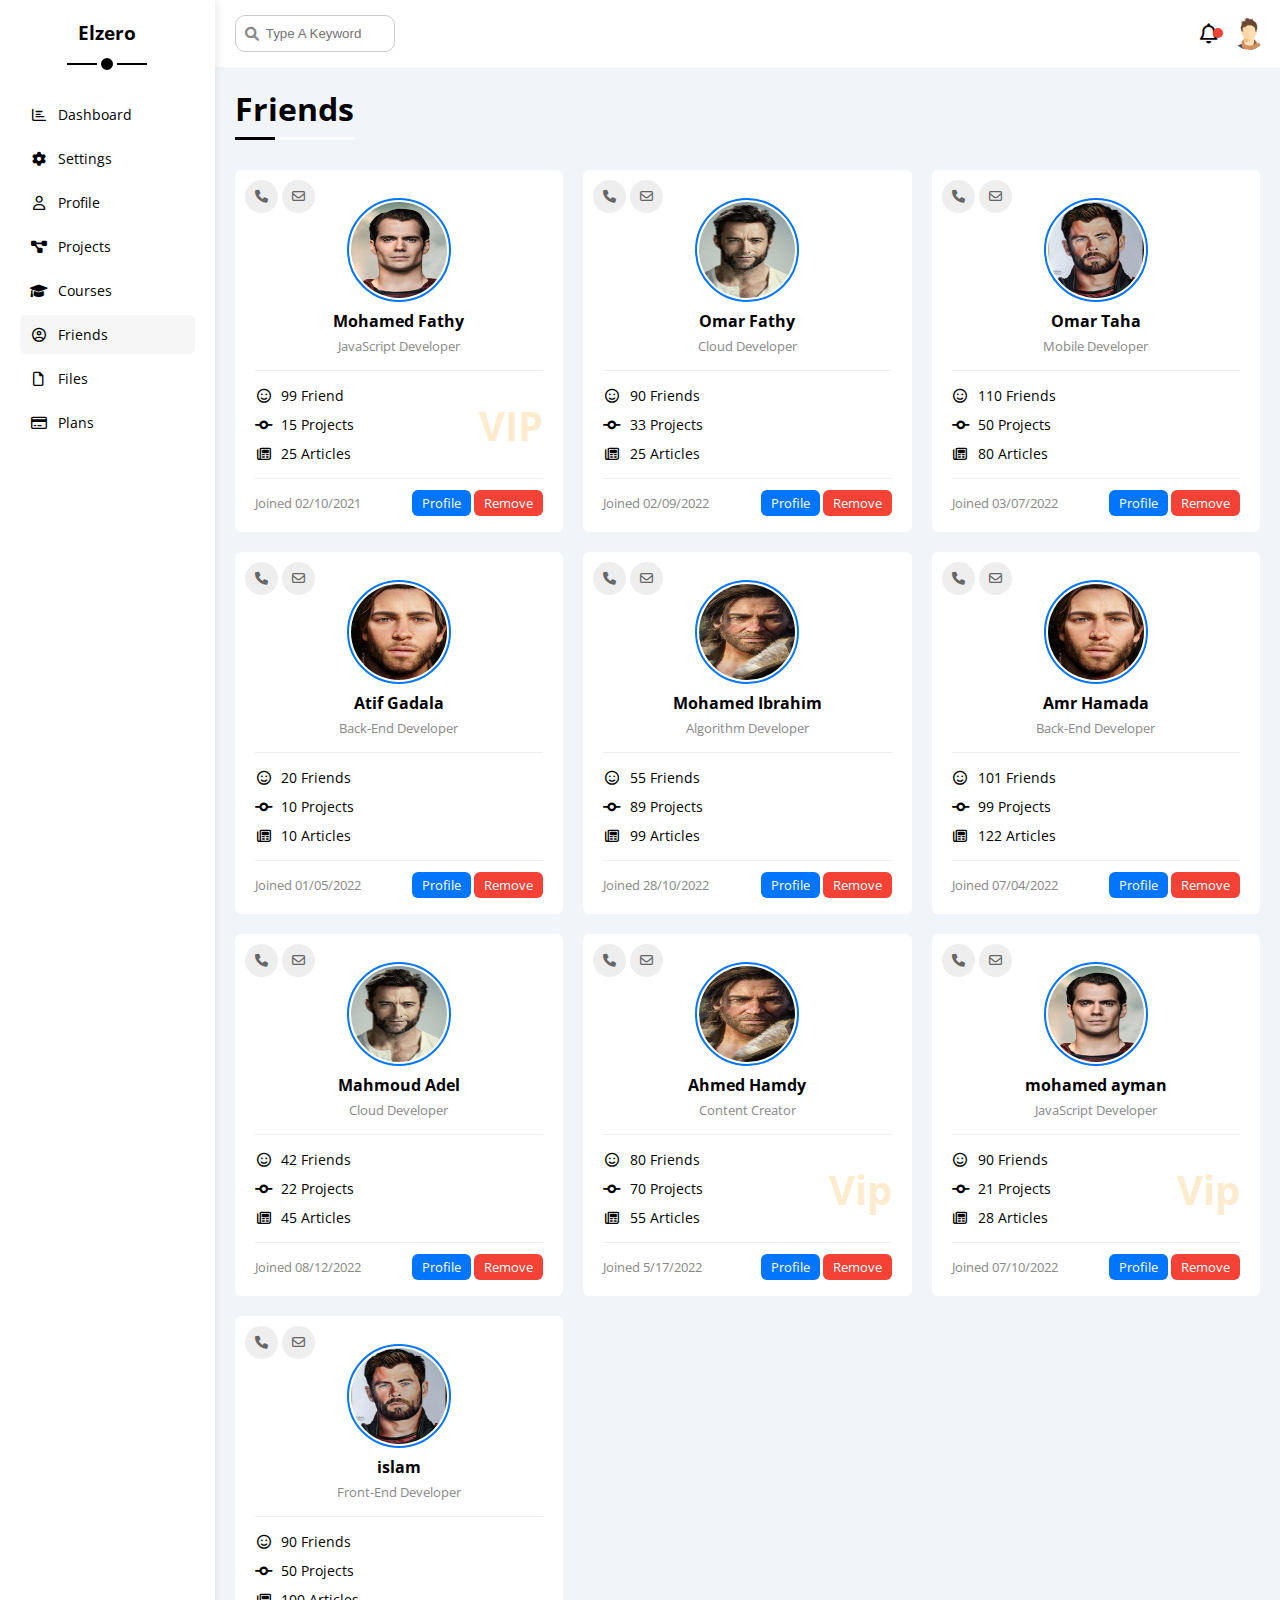
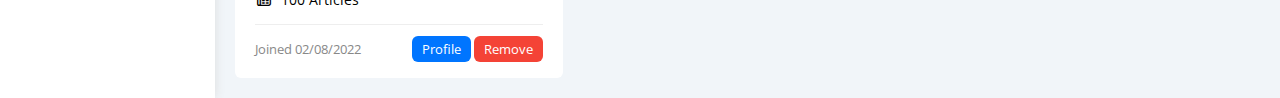
<file: Friends.html>
<html lang="en"><head>
    <meta charset="UTF-8">
    <meta http-equiv="X-UA-Compatible" content="IE=edge">
    <meta name="viewport" content="width=device-width, initial-scale=1.0">
    <title>Friends</title>
     <!-- Google font  -->
    <link rel="preconnect" href="https://fonts.googleapis.com">
    <link rel="preconnect" href="https://fonts.gstatic.com" crossorigin>
    <link href="https://fonts.googleapis.com/css2?family=Open+Sans:ital,wght@0,300;0,400;0,500;0,600;0,700;0,800;1,300;1,500;1,600;1,700;1,800&display=swap" rel="stylesheet">
    <!-- font aowsome -->
    <link rel="stylesheet" href="css/all.min.css">
    <!-- framework-->
    <link rel="stylesheet" href="css/framework.css">
    <!-- costom style-->
    <link rel="stylesheet" href="css/style.css">
  </head>
  <body>
    <div class="page d-flex">
      <div class="sidebar bg-white p-20 p-relative">
        <h3 class="p-relative txt-c mt-0">Elzero</h3>
        <ul>
          <li>
            <a class="d-flex align-center fs-14 c-black rad-6 p-10" href="index.html">
              <i class="fa-regular fa-chart-bar fa-fw"></i>
              <span>Dashboard</span>
            </a>
          </li>
          <li>
            <a class="d-flex align-center fs-14 c-black rad-6 p-10" href="settings.html">
              <i class="fa-solid fa-gear fa-fw"></i>
              <span>Settings</span>
            </a>
          </li>
          <li>
            <a class="d-flex align-center fs-14 c-black rad-6 p-10" href="profile.html">
              <i class="fa-regular fa-user fa-fw"></i>
              <span>Profile</span>
            </a>
          </li>
          <li>
            <a class="d-flex align-center fs-14 c-black rad-6 p-10" href="projects.html">
              <i class="fa-solid fa-diagram-project fa-fw"></i>
              <span>Projects</span>
            </a>
          </li>
          <li>
            <a class="d-flex align-center fs-14 c-black rad-6 p-10" href="courses.html">
              <i class="fa-solid fa-graduation-cap fa-fw"></i>
              <span>Courses</span>
            </a>
          </li>
          <li>
            <a class="active d-flex align-center fs-14 c-black rad-6 p-10" href="friends.html">
              <i class="fa-regular fa-circle-user fa-fw"></i>
              <span>Friends</span>
            </a>
          </li>
          <li>
            <a class="d-flex align-center fs-14 c-black rad-6 p-10" href="files.html">
              <i class="fa-regular fa-file fa-fw"></i>
              <span>Files</span>
            </a>
          </li>
          <li>
            <a class="d-flex align-center fs-14 c-black rad-6 p-10" href="plans.html">
              <i class="fa-regular fa-credit-card fa-fw"></i>
              <span>Plans</span>
            </a>
          </li>
        </ul>
      </div>
      <div class="content w-full">
        <!-- Start Head -->
        <div class="head bg-white p-15 between-flex">
          <div class="search p-relative">
            <input class="p-10" type="search" placeholder="Type A Keyword">
          </div>
          <div class="icons d-flex align-center">
            <span class="notification p-relative">
              <i class="fa-regular fa-bell fa-lg"></i>
            </span>
            <img src="img/avatar.png" alt="">
          </div>
        </div>
        <!-- End Head -->
        <h1 class="p-relative">Friends</h1>
        <div class="friends-page d-grid m-20 gap-20">
          <div class="friend bg-white rad-6 p-20 p-relative">
            <div class="contact">
              <i class="fa-solid fa-phone"></i>
              <i class="fa-regular fa-envelope"></i>
            </div>
            <div class="txt-c">
              <img class="rad-half mt-10 mb-10 w-100 h-100" src="img/friend-01.jpg" alt="">
              <h4 class="m-0">Mohamed Fathy</h4>
              <p class="c-grey fs-13 mt-5 mb-0">JavaScript Developer</p>
            </div>
            <div class="icons fs-14 p-relative">
              <div class="mb-10">
                <i class="fa-regular fa-face-smile fa-fw"></i>
                <span>99 Friend</span>
              </div>
              <div class="mb-10">
                <i class="fa-solid fa-code-commit fa-fw"></i>
                <span>15 Projects</span>
              </div>
              <div>
                <i class="fa-regular fa-newspaper fa-fw"></i>
                <span>25 Articles</span>
              </div>
              <span class="vip fw-bold c-orange">VIP</span>
            </div>
            <div class="info between-flex fs-13">
              <span class="c-grey">Joined 02/10/2021</span>
              <div>
                <a class="bg-blue c-white btn-shape" href="profile.html">Profile</a>
                <a class="bg-red c-white btn-shape" href="#">Remove</a>
              </div>
            </div>
          </div>
          <div class="friend bg-white rad-6 p-20 p-relative">
            <div class="contact">
              <i class="fa-solid fa-phone"></i>
              <i class="fa-regular fa-envelope"></i>
            </div>
            <div class="txt-c">
              <img class="rad-half mt-10 mb-10 w-100 h-100" src="img/friend-02.jpg" alt="">
              <h4 class="m-0">Omar Fathy</h4>
              <p class="c-grey fs-13 mt-5 mb-0">Cloud Developer</p>
            </div>
            <div class="icons fs-14 p-relative">
              <div class="mb-10">
                <i class="fa-regular fa-face-smile fa-fw"></i>
                <span>90 Friends</span>
              </div>
              <div class="mb-10">
                <i class="fa-solid fa-code-commit fa-fw"></i>
                <span>33 Projects</span>
              </div>
              <div>
                <i class="fa-regular fa-newspaper fa-fw"></i>
                <span>25 Articles</span>
              </div>
            </div>
            <div class="info between-flex fs-13">
              <span class="c-grey">Joined 02/09/2022</span>
              <div>
                <a class="bg-blue c-white btn-shape" href="profile.html">Profile</a>
                <a class="bg-red c-white btn-shape" href="">Remove</a>
              </div>
            </div>
          </div>
          <div class="friend bg-white rad-6 p-20 p-relative">
            <div class="contact">
              <i class="fa-solid fa-phone"></i>
              <i class="fa-regular fa-envelope"></i>
            </div>
            <div class="txt-c">
              <img class="rad-half mt-10 mb-10 w-100 h-100" src="img/friend-03.jpg" alt="">
              <h4 class="m-0">Omar Taha</h4>
              <p class="c-grey fs-13 mt-5 mb-0">Mobile Developer</p>
            </div>
            <div class="icons fs-14 p-relative">
              <div class="mb-10">
                <i class="fa-regular fa-face-smile fa-fw"></i>
                <span>110 Friends</span>
              </div>
              <div class="mb-10">
                <i class="fa-solid fa-code-commit fa-fw"></i>
                <span>50 Projects</span>
              </div>
              <div>
                <i class="fa-regular fa-newspaper fa-fw"></i>
                <span>80 Articles</span>
              </div>
            </div>
            <div class="info between-flex fs-13">
              <span class="c-grey">Joined 03/07/2022</span>
              <div>
                <a class="bg-blue c-white btn-shape" href="profile.html">Profile</a>
                <a class="bg-red c-white btn-shape" href="">Remove</a>
              </div>
            </div>
          </div>
          <div class="friend bg-white rad-6 p-20 p-relative">
            <div class="contact">
              <i class="fa-solid fa-phone"></i>
              <i class="fa-regular fa-envelope"></i>
            </div>
            <div class="txt-c">
              <img class="rad-half mt-10 mb-10 w-100 h-100" src="img/friend-04.jpg" alt="">
              <h4 class="m-0">Atif Gadala</h4>
              <p class="c-grey fs-13 mt-5 mb-0">Back-End Developer</p>
            </div>
            <div class="icons fs-14 p-relative">
              <div class="mb-10">
                <i class="fa-regular fa-face-smile fa-fw"></i>
                <span>20 Friends</span>
              </div>
              <div class="mb-10">
                <i class="fa-solid fa-code-commit fa-fw"></i>
                <span>10 Projects</span>
              </div>
              <div>
                <i class="fa-regular fa-newspaper fa-fw"></i>
                <span>10 Articles</span>
              </div>
            </div>
            <div class="info between-flex fs-13">
              <span class="c-grey">Joined 01/05/2022</span>
              <div>
                <a class="bg-blue c-white btn-shape" href="profile.html">Profile</a>
                <a class="bg-red c-white btn-shape" href="">Remove</a>
              </div>
            </div>
          </div>
          <div class="friend bg-white rad-6 p-20 p-relative">
            <div class="contact">
              <i class="fa-solid fa-phone"></i>
              <i class="fa-regular fa-envelope"></i>
            </div>
            <div class="txt-c">
              <img class="rad-half mt-10 mb-10 w-100 h-100" src="img/friend-05.jpg" alt="">
              <h4 class="m-0">Mohamed Ibrahim</h4>
              <p class="c-grey fs-13 mt-5 mb-0">Algorithm Developer</p>
            </div>
            <div class="icons fs-14 p-relative">
              <div class="mb-10">
                <i class="fa-regular fa-face-smile fa-fw"></i>
                <span>55 Friends</span>
              </div>
              <div class="mb-10">
                <i class="fa-solid fa-code-commit fa-fw"></i>
                <span>89 Projects</span>
              </div>
              <div>
                <i class="fa-regular fa-newspaper fa-fw"></i>
                <span>99 Articles</span>
              </div>
            </div>
            <div class="info between-flex fs-13">
              <span class="c-grey">Joined 28/10/2022</span>
              <div>
                <a class="bg-blue c-white btn-shape" href="profile.html">Profile</a>
                <a class="bg-red c-white btn-shape" href="">Remove</a>
              </div>
            </div>
          </div>
          <div class="friend bg-white rad-6 p-20 p-relative">
            <div class="contact">
              <i class="fa-solid fa-phone"></i>
              <i class="fa-regular fa-envelope"></i>
            </div>
            <div class="txt-c">
              <img class="rad-half mt-10 mb-10 w-100 h-100" src="img/friend-04.jpg" alt="">
              <h4 class="m-0">Amr Hamada</h4>
              <p class="c-grey fs-13 mt-5 mb-0">Back-End Developer</p>
            </div>
            <div class="icons fs-14 p-relative">
              <div class="mb-10">
                <i class="fa-regular fa-face-smile fa-fw"></i>
                <span>101 Friends</span>
              </div>
              <div class="mb-10">
                <i class="fa-solid fa-code-commit fa-fw"></i>
                <span>99 Projects</span>
              </div>
              <div>
                <i class="fa-regular fa-newspaper fa-fw"></i>
                <span>122 Articles</span>
              </div>
            </div>
            <div class="info between-flex fs-13">
              <span class="c-grey">Joined 07/04/2022</span>
              <div>
                <a class="bg-blue c-white btn-shape" href="profile.html">Profile</a>
                <a class="bg-red c-white btn-shape" href="">Remove</a>
              </div>
            </div>
          </div>
          <div class="friend bg-white rad-6 p-20 p-relative">
            <div class="contact">
              <i class="fa-solid fa-phone"></i>
              <i class="fa-regular fa-envelope"></i>
            </div>
            <div class="txt-c">
              <img class="rad-half mt-10 mb-10 w-100 h-100" src="img/friend-02.jpg" alt="">
              <h4 class="m-0">Mahmoud Adel</h4>
              <p class="c-grey fs-13 mt-5 mb-0">Cloud Developer</p>
            </div>
            <div class="icons fs-14 p-relative">
              <div class="mb-10">
                <i class="fa-regular fa-face-smile fa-fw"></i>
                <span>42 Friends</span>
              </div>
              <div class="mb-10">
                <i class="fa-solid fa-code-commit fa-fw"></i>
                <span>22 Projects</span>
              </div>
              <div>
                <i class="fa-regular fa-newspaper fa-fw"></i>
                <span>45 Articles</span>
              </div>
            </div>
            <div class="info between-flex fs-13">
              <span class="c-grey">Joined 08/12/2022</span>
              <div>
                <a class="bg-blue c-white btn-shape" href="profile.html">Profile</a>
                <a class="bg-red c-white btn-shape" href="">Remove</a>
              </div>
            </div>
          </div>
          <div class="friend bg-white rad-6 p-20 p-relative">
            <div class="contact">
              <i class="fa-solid fa-phone"></i>
              <i class="fa-regular fa-envelope"></i>
            </div>
            <div class="txt-c">
              <img class="rad-half mt-10 mb-10 w-100 h-100" src="img/friend-05.jpg" alt="">
              <h4 class="m-0">Ahmed Hamdy</h4>
              <p class="c-grey fs-13 mt-5 mb-0">Content Creator</p>
            </div>
            <div class="icons fs-14 p-relative">
              <div class="mb-10">
                <i class="fa-regular fa-face-smile fa-fw"></i>
                <span>80 Friends</span>
              </div>
              <div class="mb-10">
                <i class="fa-solid fa-code-commit fa-fw"></i>
                <span>70 Projects</span>
              </div>
              <div>
                <i class="fa-regular fa-newspaper fa-fw"></i>
                <span>55 Articles</span>
              </div>
              <span class="vip fw-bold c-orange">Vip</span>
            </div>
            <div class="info between-flex fs-13">
              <span class="c-grey">Joined 5/17/2022</span>
              <div>
                <a class="bg-blue c-white btn-shape" href="profile.html">Profile</a>
                <a class="bg-red c-white btn-shape" href="">Remove</a>
              </div>
            </div>
          </div>
          <div class="friend bg-white rad-6 p-20 p-relative">
            <div class="contact">
              <i class="fa-solid fa-phone"></i>
              <i class="fa-regular fa-envelope"></i>
            </div>
            <div class="txt-c">
              <img class="rad-half mt-10 mb-10 w-100 h-100" src="img/friend-01.jpg" alt="">
              <h4 class="m-0">mohamed ayman</h4>
              <p class="c-grey fs-13 mt-5 mb-0">JavaScript Developer</p>
            </div>
            <div class="icons fs-14 p-relative">
              <div class="mb-10">
                <i class="fa-regular fa-face-smile fa-fw"></i>
                <span>90 Friends</span>
              </div>
              <div class="mb-10">
                <i class="fa-solid fa-code-commit fa-fw"></i>
                <span>21 Projects</span>
              </div>
              <div>
                <i class="fa-regular fa-newspaper fa-fw"></i>
                <span>28 Articles</span>
              </div>
              <span class="vip fw-bold c-orange">Vip</span>
            </div>
            <div class="info between-flex fs-13">
              <span class="c-grey">Joined 07/10/2022</span>
              <div>
                <a class="bg-blue c-white btn-shape" href="profile.html">Profile</a>
                <a class="bg-red c-white btn-shape" href="">Remove</a>
              </div>
            </div>
          </div>
          <div class="friend bg-white rad-6 p-20 p-relative">
            <div class="contact">
              <i class="fa-solid fa-phone"></i>
              <i class="fa-regular fa-envelope"></i>
            </div>
            <div class="txt-c">
              <img class="rad-half mt-10 mb-10 w-100 h-100" src="img/friend-03.jpg" alt="">
              <h4 class="m-0">islam</h4>
              <p class="c-grey fs-13 mt-5 mb-0">Front-End Developer</p>
            </div>
            <div class="icons fs-14 p-relative">
              <div class="mb-10">
                <i class="fa-regular fa-face-smile fa-fw"></i>
                <span>90 Friends</span>
              </div>
              <div class="mb-10">
                <i class="fa-solid fa-code-commit fa-fw"></i>
                <span>50 Projects</span>
              </div>
              <div>
                <i class="fa-regular fa-newspaper fa-fw"></i>
                <span>100 Articles</span>
              </div>
            </div>
            <div class="info between-flex fs-13">
              <span class="c-grey">Joined 02/08/2022</span>
              <div>
                <a class="bg-blue c-white btn-shape" href="profile.html">Profile</a>
                <a class="bg-red c-white btn-shape" href="">Remove</a>
              </div>
            </div>
          </div>
        </div>
      </div>
    </div>
  

</body></html>
</file>
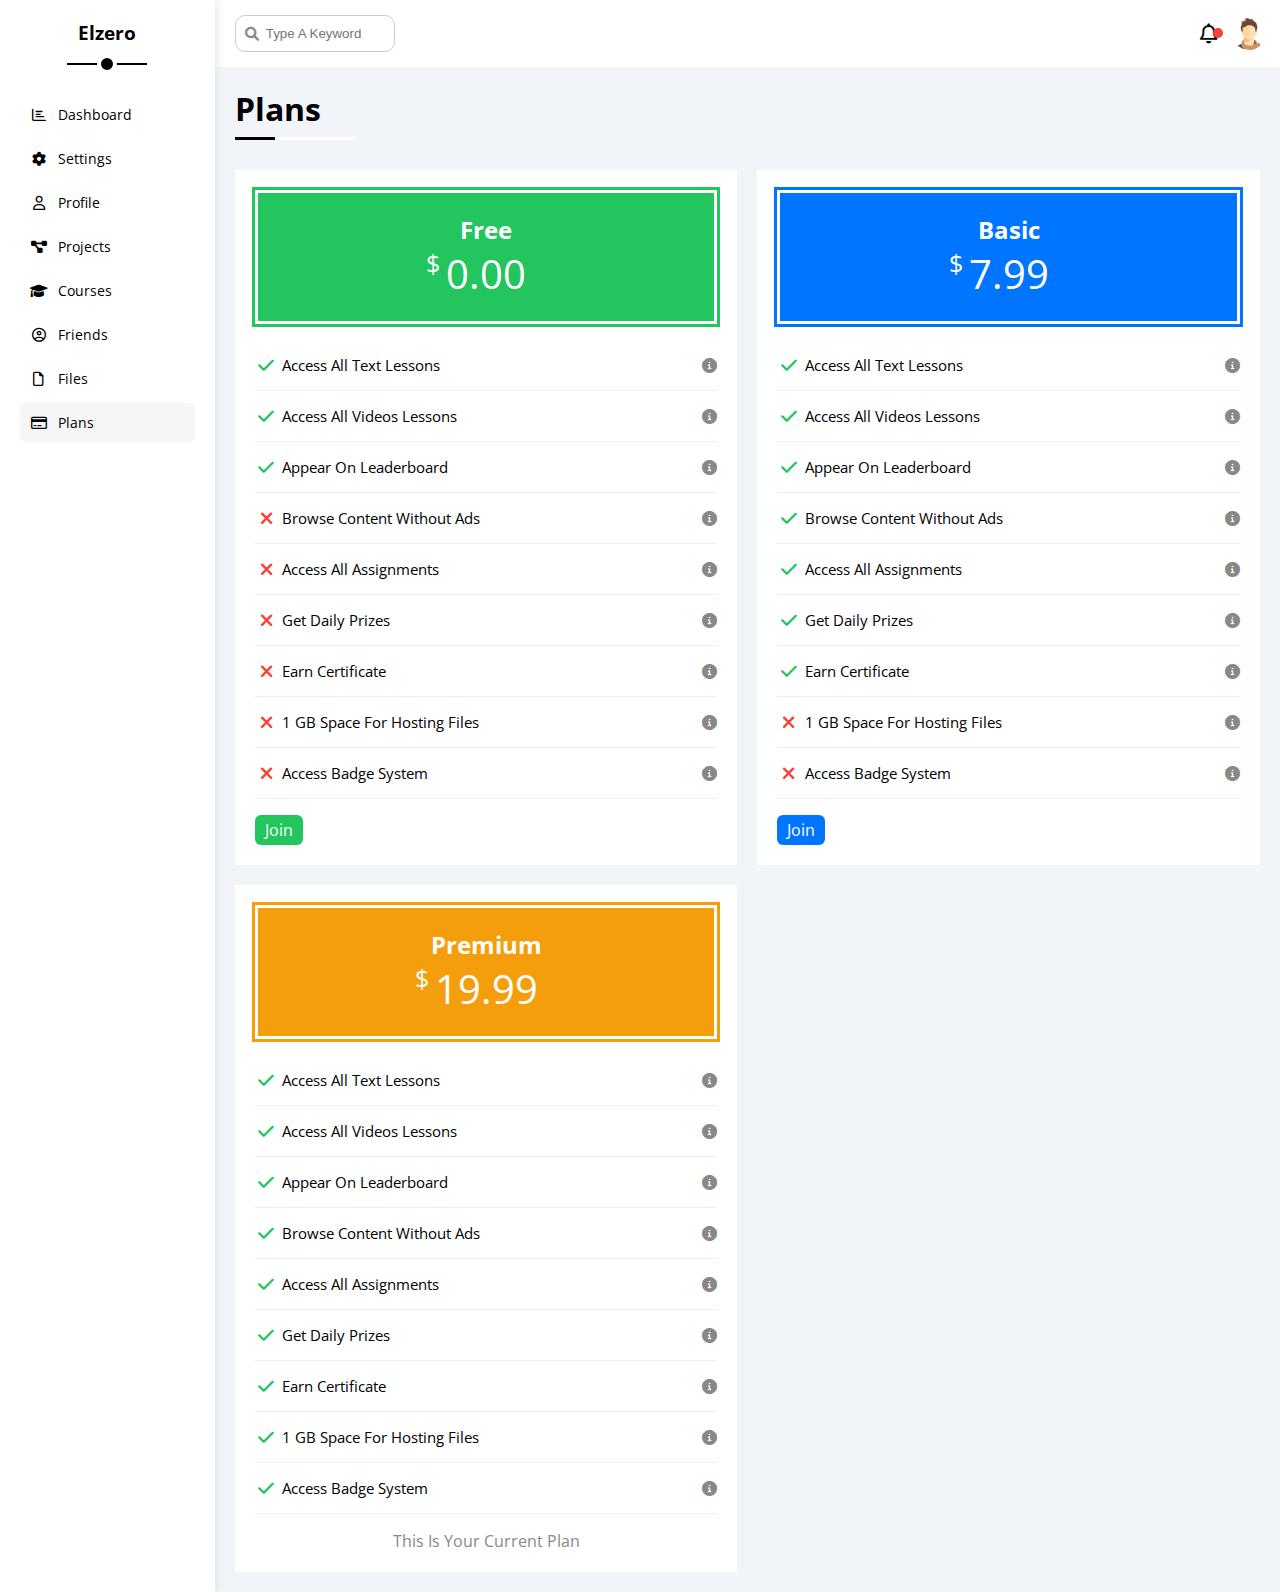
<file: Plans.html>
<html lang="en"><head>
    <meta charset="UTF-8">
    <meta http-equiv="X-UA-Compatible" content="IE=edge">
    <meta name="viewport" content="width=device-width, initial-scale=1.0">
    <title>Plans</title>
     <!-- Google font  -->
    <link rel="preconnect" href="https://fonts.googleapis.com">
    <link rel="preconnect" href="https://fonts.gstatic.com" crossorigin>
    <link href="https://fonts.googleapis.com/css2?family=Open+Sans:ital,wght@0,300;0,400;0,500;0,600;0,700;0,800;1,300;1,500;1,600;1,700;1,800&display=swap" rel="stylesheet">
    <!-- font aowsome -->
    <link rel="stylesheet" href="css/all.min.css">
    <!-- framework-->
    <link rel="stylesheet" href="css/framework.css">
    <!-- costom style-->
    <link rel="stylesheet" href="css/style.css">
  </head>
  <body>
    <div class="page d-flex">
      <div class="sidebar bg-white p-20 p-relative">
        <h3 class="p-relative txt-c mt-0">Elzero</h3>
        <ul>
          <li>
            <a class="d-flex align-center fs-14 c-black rad-6 p-10" href="index.html">
              <i class="fa-regular fa-chart-bar fa-fw"></i>
              <span>Dashboard</span>
            </a>
          </li>
          <li>
            <a class="d-flex align-center fs-14 c-black rad-6 p-10" href="settings.html">
              <i class="fa-solid fa-gear fa-fw"></i>
              <span>Settings</span>
            </a>
          </li>
          <li>
            <a class="d-flex align-center fs-14 c-black rad-6 p-10" href="profile.html">
              <i class="fa-regular fa-user fa-fw"></i>
              <span>Profile</span>
            </a>
          </li>
          <li>
            <a class="d-flex align-center fs-14 c-black rad-6 p-10" href="projects.html">
              <i class="fa-solid fa-diagram-project fa-fw"></i>
              <span>Projects</span>
            </a>
          </li>
          <li>
            <a class="d-flex align-center fs-14 c-black rad-6 p-10" href="courses.html">
              <i class="fa-solid fa-graduation-cap fa-fw"></i>
              <span>Courses</span>
            </a>
          </li>
          <li>
            <a class="d-flex align-center fs-14 c-black rad-6 p-10" href="friends.html">
              <i class="fa-regular fa-circle-user fa-fw"></i>
              <span>Friends</span>
            </a>
          </li>
          <li>
            <a class="d-flex align-center fs-14 c-black rad-6 p-10" href="files.html">
              <i class="fa-regular fa-file fa-fw"></i>
              <span>Files</span>
            </a>
          </li>
          <li>
            <a class="active d-flex align-center fs-14 c-black rad-6 p-10" href="plans.html">
              <i class="fa-regular fa-credit-card fa-fw"></i>
              <span>Plans</span>
            </a>
          </li>
        </ul>
      </div>
      <div class="content w-full">
        <!-- Start Head -->
        <div class="head bg-white p-15 between-flex">
          <div class="search p-relative">
            <input class="p-10" type="search" placeholder="Type A Keyword">
          </div>
          <div class="icons d-flex align-center">
            <span class="notification p-relative">
              <i class="fa-regular fa-bell fa-lg"></i>
            </span>
            <img src="img/avatar.png" alt="">
          </div>
        </div>
        <!-- End Head -->
        <h1 class="p-relative">Plans</h1>
        <div class="plans-page d-grid m-20 gap-20">
          <div class="plan green bg-white p-20">
            <div class="top bg-green txt-c p-20">
              <h2 class="m-0 c-white">Free</h2>
              <div class="price c-white"><span>$</span>0.00</div>
            </div>
            <ul>
              <li>
                <i class="fa-solid fa-check fa-fw yes"></i>
                <span>Access All Text Lessons</span>
                <i class="fa-solid fa-circle-info help"></i>
              </li>
              <li>
                <i class="fa-solid fa-check fa-fw yes"></i>
                <span>Access All Videos Lessons</span>
                <i class="fa-solid fa-circle-info help"></i>
              </li>
              <li>
                <i class="fa-solid fa-check fa-fw yes"></i>
                <span>Appear On Leaderboard</span>
                <i class="fa-solid fa-circle-info help"></i>
              </li>
              <li>
                <i class="fa-solid fa-xmark fa-fw"></i>
                <span>Browse Content Without Ads</span>
                <i class="fa-solid fa-circle-info help"></i>
              </li>
              <li>
                <i class="fa-solid fa-xmark fa-fw"></i>
                <span>Access All Assignments</span>
                <i class="fa-solid fa-circle-info help"></i>
              </li>
              <li>
                <i class="fa-solid fa-xmark fa-fw"></i>
                <span>Get Daily Prizes</span>
                <i class="fa-solid fa-circle-info help"></i>
              </li>
              <li>
                <i class="fa-solid fa-xmark fa-fw"></i>
                <span>Earn Certificate</span>
                <i class="fa-solid fa-circle-info help"></i>
              </li>
              <li>
                <i class="fa-solid fa-xmark fa-fw"></i>
                <span>1 GB Space For Hosting Files</span>
                <i class="fa-solid fa-circle-info help"></i>
              </li>
              <li>
                <i class="fa-solid fa-xmark fa-fw"></i>
                <span>Access Badge System</span>
                <i class="fa-solid fa-circle-info help"></i>
              </li>
            </ul>
            <a href="#" class="btn-shape bg-green c-white d-block w-fit">Join</a>
          </div>
          <!-- Start Plan -->
          <div class="plan blue bg-white p-20">
            <div class="top bg-blue txt-c p-20">
              <h2 class="m-0 c-white">Basic</h2>
              <div class="price c-white"><span>$</span>7.99</div>
            </div>
            <ul class="list-none p-0">
              <li>
                <i class="fa-solid fa-check fa-fw yes"></i>
                <span>Access All Text Lessons</span>
                <i class="fa-solid fa-circle-info help"></i>
              </li>
              <li>
                <i class="fa-solid fa-check fa-fw yes"></i>
                <span>Access All Videos Lessons</span>
                <i class="fa-solid fa-circle-info help"></i>
              </li>
              <li>
                <i class="fa-solid fa-check fa-fw yes"></i>
                <span>Appear On Leaderboard</span>
                <i class="fa-solid fa-circle-info help"></i>
              </li>
              <li>
                <i class="fa-solid fa-check fa-fw yes"></i>
                <span>Browse Content Without Ads</span>
                <i class="fa-solid fa-circle-info help"></i>
              </li>
              <li>
                <i class="fa-solid fa-check fa-fw yes"></i>
                <span>Access All Assignments</span>
                <i class="fa-solid fa-circle-info help"></i>
              </li>
              <li>
                <i class="fa-solid fa-check fa-fw yes"></i>
                <span>Get Daily Prizes</span>
                <i class="fa-solid fa-circle-info help"></i>
              </li>
              <li>
                <i class="fa-solid fa-check fa-fw yes"></i>
                <span>Earn Certificate</span>
                <i class="fa-solid fa-circle-info help"></i>
              </li>
              <li>
                <i class="fa-solid fa-xmark fa-fw"></i>
                <span>1 GB Space For Hosting Files</span>
                <i class="fa-solid fa-circle-info help"></i>
              </li>
              <li>
                <i class="fa-solid fa-xmark fa-fw"></i>
                <span>Access Badge System</span>
                <i class="fa-solid fa-circle-info help"></i>
              </li>
            </ul>
            <a href="#" class="btn-shape bg-blue c-white d-block w-fit">Join</a>
          </div>
          <!-- End Plan -->
          <!-- Start Plan -->
          <div class="plan orange bg-white p-20">
            <div class="top bg-orange txt-c p-20">
              <h2 class="m-0 c-white">Premium</h2>
              <div class="price c-white"><span>$</span>19.99</div>
            </div>
            <ul class="list-none p-0">
              <li>
                <i class="fa-solid fa-check fa-fw yes"></i>
                <span>Access All Text Lessons</span>
                <i class="fa-solid fa-circle-info help"></i>
              </li>
              <li>
                <i class="fa-solid fa-check fa-fw yes"></i>
                <span>Access All Videos Lessons</span>
                <i class="fa-solid fa-circle-info help"></i>
              </li>
              <li>
                <i class="fa-solid fa-check fa-fw yes"></i>
                <span>Appear On Leaderboard</span>
                <i class="fa-solid fa-circle-info help"></i>
              </li>
              <li>
                <i class="fa-solid fa-check fa-fw yes"></i>
                <span>Browse Content Without Ads</span>
                <i class="fa-solid fa-circle-info help"></i>
              </li>
              <li>
                <i class="fa-solid fa-check fa-fw yes"></i>
                <span>Access All Assignments</span>
                <i class="fa-solid fa-circle-info help"></i>
              </li>
              <li>
                <i class="fa-solid fa-check fa-fw yes"></i>
                <span>Get Daily Prizes</span>
                <i class="fa-solid fa-circle-info help"></i>
              </li>
              <li>
                <i class="fa-solid fa-check fa-fw yes"></i>
                <span>Earn Certificate</span>
                <i class="fa-solid fa-circle-info help"></i>
              </li>
              <li>
                <i class="fa-solid fa-check fa-fw yes"></i>
                <span>1 GB Space For Hosting Files</span>
                <i class="fa-solid fa-circle-info help"></i>
              </li>
              <li>
                <i class="fa-solid fa-check fa-fw yes"></i>
                <span>Access Badge System</span>
                <i class="fa-solid fa-circle-info help"></i>
              </li>
            </ul>
            <p class="c-grey m-0 txt-c">This Is Your Current Plan</p>
          </div>
          <!-- End Plan -->
        </div>
      </div>
    </div>
  

</body></html>
</file>
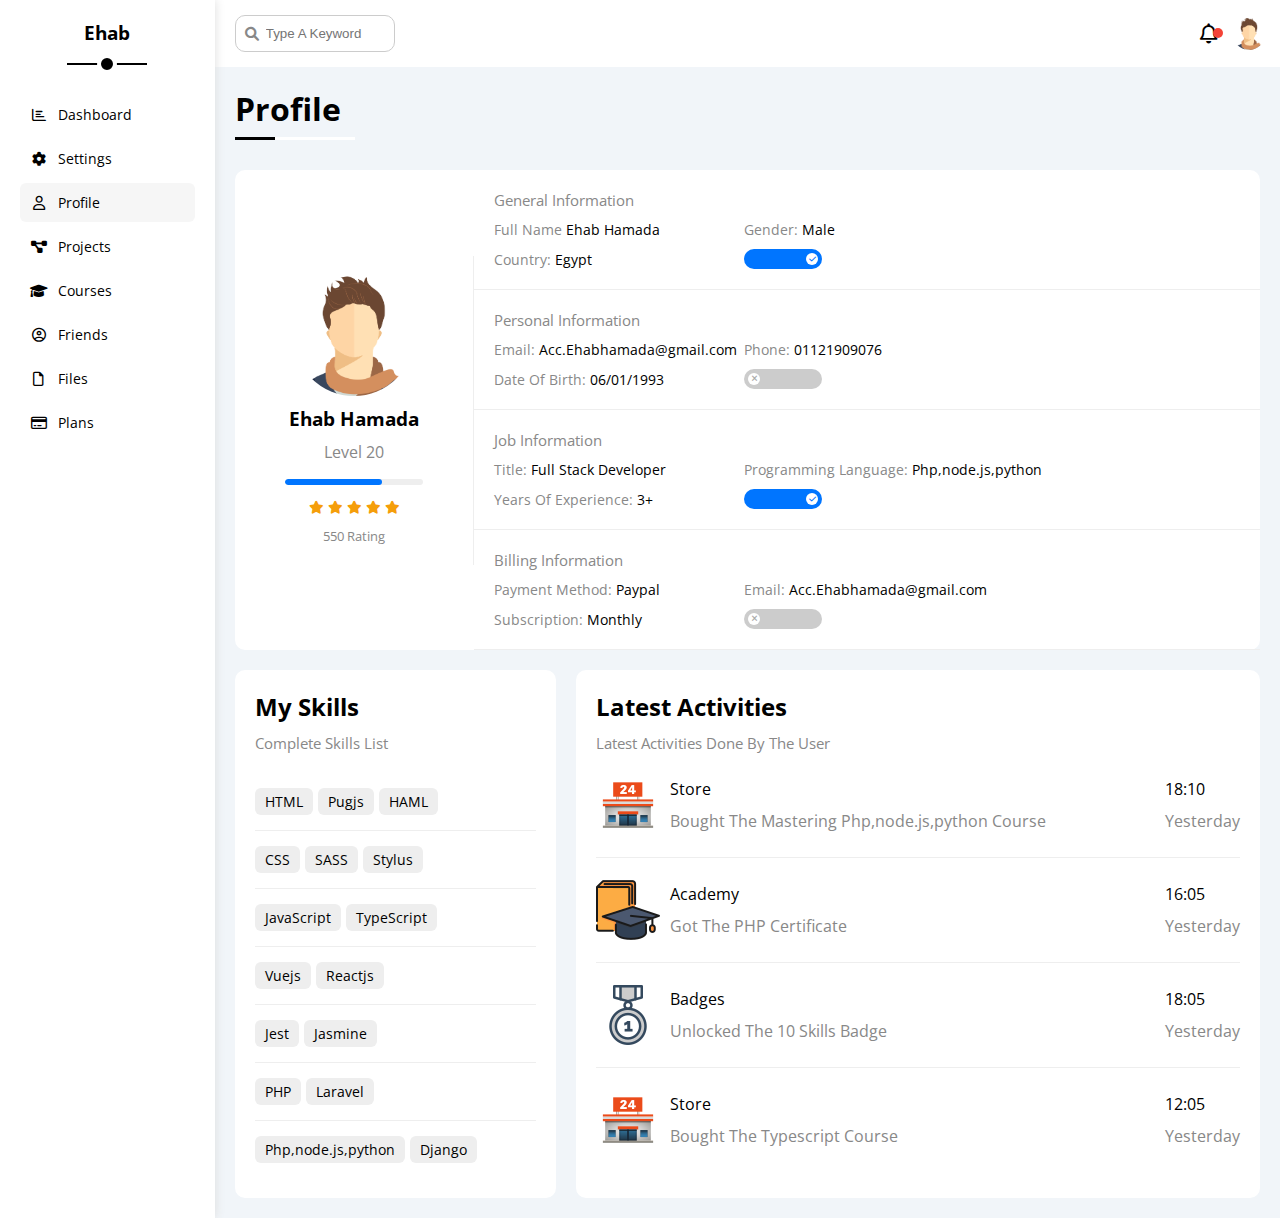
<file: Profile.html>
<html lang="en"><head>
    <meta charset="UTF-8">
    <meta http-equiv="X-UA-Compatible" content="IE=edge">
    <meta name="viewport" content="width=device-width, initial-scale=1.0">
    <title>Profile</title>
    <!-- Google font  -->
    <link rel="preconnect" href="https://fonts.googleapis.com">
    <link rel="preconnect" href="https://fonts.gstatic.com" crossorigin>
    <link href="https://fonts.googleapis.com/css2?family=Open+Sans:ital,wght@0,300;0,400;0,500;0,600;0,700;0,800;1,300;1,500;1,600;1,700;1,800&display=swap" rel="stylesheet">
    <!-- font aowsome -->
    <link rel="stylesheet" href="css/all.min.css">
    <!-- framework-->
    <link rel="stylesheet" href="css/framework.css">
    <!-- costom style-->
    <link rel="stylesheet" href="css/style.css">
  </head>
  <body>
    <div class="page d-flex">
      <div class="sidebar bg-white p-20 p-relative">
        <h3 class="p-relative txt-c mt-0">Ehab</h3>
        <ul>
          <li>
            <a class="d-flex align-center fs-14 c-black rad-6 p-10" href="index.html">
              <i class="fa-regular fa-chart-bar fa-fw"></i>
              <span>Dashboard</span>
            </a>
          </li>
          <li>
            <a class="d-flex align-center fs-14 c-black rad-6 p-10" href="settings.html">
              <i class="fa-solid fa-gear fa-fw"></i>
              <span>Settings</span>
            </a>
          </li>
          <li>
            <a class="active d-flex align-center fs-14 c-black rad-6 p-10" href="profile.html">
              <i class="fa-regular fa-user fa-fw"></i>
              <span>Profile</span>
            </a>
          </li>
          <li>
            <a class="d-flex align-center fs-14 c-black rad-6 p-10" href="projects.html">
              <i class="fa-solid fa-diagram-project fa-fw"></i>
              <span>Projects</span>
            </a>
          </li>
          <li>
            <a class="d-flex align-center fs-14 c-black rad-6 p-10" href="courses.html">
              <i class="fa-solid fa-graduation-cap fa-fw"></i>
              <span>Courses</span>
            </a>
          </li>
          <li>
            <a class="d-flex align-center fs-14 c-black rad-6 p-10" href="friends.html">
              <i class="fa-regular fa-circle-user fa-fw"></i>
              <span>Friends</span>
            </a>
          </li>
          <li>
            <a class="d-flex align-center fs-14 c-black rad-6 p-10" href="files.html">
              <i class="fa-regular fa-file fa-fw"></i>
              <span>Files</span>
            </a>
          </li>
          <li>
            <a class="d-flex align-center fs-14 c-black rad-6 p-10" href="plans.html">
              <i class="fa-regular fa-credit-card fa-fw"></i>
              <span>Plans</span>
            </a>
          </li>
        </ul>
      </div>
      <div class="content w-full">
        <!-- Start Head -->
        <div class="head bg-white p-15 between-flex">
          <div class="search p-relative">
            <input class="p-10" type="search" placeholder="Type A Keyword">
          </div>
          <div class="icons d-flex align-center">
            <span class="notification p-relative">
              <i class="fa-regular fa-bell fa-lg"></i>
            </span>
            <img src="img/avatar.png" alt="">
          </div>
        </div>
        <!-- End Head -->
        <h1 class="p-relative">Profile</h1>
        <div class="profile-page m-20">
          <!-- Start Overview -->
          <div class="overview bg-white rad-10 d-flex align-center">
            <div class="avatar-box txt-c p-20">
              <img class="rad-half mb-10" src="img/avatar.png" alt="">
              <h3 class="m-0">Ehab Hamada</h3>
              <p class="c-grey mt-10">Level 20</p>
              <div class="level rad-6 bg-eee p-relative">
                <span style="width: 70%"></span>
              </div>
              <div class="rating mt-10 mb-10">
                <i class="fa-solid fa-star c-orange fs-13"></i>
                <i class="fa-solid fa-star c-orange fs-13"></i>
                <i class="fa-solid fa-star c-orange fs-13"></i>
                <i class="fa-solid fa-star c-orange fs-13"></i>
                <i class="fa-solid fa-star c-orange fs-13"></i>
              </div>
              <p class="c-grey m-0 fs-13">550 Rating</p>
            </div>
            <div class="info-box w-full txt-c-mobile">
              <!-- Start Information Row -->
              <div class="box p-20 d-flex align-center">
                <h4 class="c-grey fs-15 m-0 w-full">General Information</h4>
                <div class="fs-14">
                  <span class="c-grey">Full Name</span>
                  <span>Ehab Hamada</span>
                </div>
                <div class="fs-14">
                  <span class="c-grey">Gender:</span>
                  <span>Male</span>
                </div>
                <div class="fs-14">
                  <span class="c-grey">Country:</span>
                  <span>Egypt</span>
                </div>
                <div class="fs-14">
                  <label>
                    <input class="toggle-checkbox" type="checkbox" checked="">
                    <div class="toggle-switch"></div>
                  </label>
                </div>
              </div>
              <!-- End Information Row -->
              <!-- Start Information Row -->
              <div class="box p-20 d-flex align-center">
                <h4 class="c-grey w-full fs-15 m-0">Personal Information</h4>
                <div class="fs-14">
                  <span class="c-grey">Email:</span>
                  <span>Acc.Ehabhamada@gmail.com</span>
                </div>
                <div class="fs-14">
                  <span class="c-grey">Phone:</span>
                  <span>01121909076</span>
                </div>
                <div class="fs-14">
                  <span class="c-grey">Date Of Birth:</span>
                  <span>06/01/1993</span>
                </div>
                <div class="fs-14">
                  <label>
                    <input class="toggle-checkbox" type="checkbox">
                    <div class="toggle-switch"></div>
                  </label>
                </div>
              </div>
              <!-- End Information Row -->
              <!-- Start Information Row -->
              <div class="box p-20 d-flex align-center">
                <h4 class="c-grey w-full fs-15 m-0">Job Information</h4>
                <div class="fs-14">
                  <span class="c-grey">Title:</span>
                  <span>Full Stack Developer</span>
                </div>
                <div class="fs-14">
                  <span class="c-grey">Programming Language:</span>
                  <span>Php,node.js,python</span>
                </div>
                <div class="fs-14">
                  <span class="c-grey">Years Of Experience:</span>
                  <span>3+</span>
                </div>
                <div class="fs-14">
                  <label>
                    <input class="toggle-checkbox" type="checkbox" checked="">
                    <div class="toggle-switch"></div>
                  </label>
                </div>
              </div>
              <!-- End Information Row -->
              <!-- Start Information Row -->
              <div class="box p-20 d-flex align-center">
                <h4 class="c-grey w-full fs-15 m-0">Billing Information</h4>
                <div class="fs-14">
                  <span class="c-grey">Payment Method:</span>
                  <span>Paypal</span>
                </div>
                <div class="fs-14">
                  <span class="c-grey">Email:</span>
                  <span>Acc.Ehabhamada@gmail.com</span>
                </div>
                <div class="fs-14">
                  <span class="c-grey">Subscription:</span>
                  <span>Monthly</span>
                </div>
                <div class="fs-14">
                  <label>
                    <input class="toggle-checkbox" type="checkbox">
                    <div class="toggle-switch"></div>
                  </label>
                </div>
              </div>
              <!-- End Information Row -->
            </div>
          </div>
          <!-- End Overview -->
          <!-- Start Other Data -->
          <div class="other-data d-flex gap-20">
            <div class="skills-card p-20 bg-white rad-10 mt-20">
              <h2 class="mt-0 mb-10">My Skills</h2>
              <p class="mt-0 mb-20 c-grey fs-15">Complete Skills List</p>
              <ul class="m-0 txt-c-mobile">
                <li><span>HTML</span><span>Pugjs</span><span>HAML</span></li>
                <li><span>CSS</span><span>SASS</span><span>Stylus</span></li>
                <li><span>JavaScript</span><span>TypeScript</span></li>
                <li><span>Vuejs</span><span>Reactjs</span></li>
                <li><span>Jest</span><span>Jasmine</span></li>
                <li><span>PHP</span><span>Laravel</span></li>
                <li><span>Php,node.js,python</span><span>Django</span></li>
              </ul>
            </div>
            <div class="activities p-20 bg-white rad-10 mt-20">
              <h2 class="mt-0 mb-10">Latest Activities</h2>
              <p class="mt-0 mb-20 c-grey fs-15">Latest Activities Done By The User</p>
              <div class="activity d-flex align-center txt-c-mobile">
                <img src="img/activity-01.png" alt="">
                <div class="info">
                  <span class="d-block mb-10">Store</span>
                  <span class="c-grey">Bought The Mastering Php,node.js,python Course</span>
                </div>
                <div class="date">
                  <span class="d-block mb-10">18:10</span>
                  <span class="c-grey">Yesterday</span>
                </div>
              </div>
              <div class="activity d-flex align-center txt-c-mobile">
                <img src="img/activity-02.png" alt="">
                <div class="info">
                  <span class="d-block mb-10">Academy</span>
                  <span class="c-grey">Got The PHP Certificate</span>
                </div>
                <div class="date">
                  <span class="d-block mb-10">16:05</span>
                  <span class="c-grey">Yesterday</span>
                </div>
              </div>
              <div class="activity d-flex align-center txt-c-mobile">
                <img src="img/activity-03.png" alt="">
                <div class="info">
                  <span class="d-block mb-10">Badges</span>
                  <span class="c-grey">Unlocked The 10 Skills Badge</span>
                </div>
                <div class="date">
                  <span class="d-block mb-10">18:05</span>
                  <span class="c-grey">Yesterday</span>
                </div>
              </div>
              <div class="activity d-flex align-center txt-c-mobile">
                <img src="img/activity-01.png" alt="">
                <div class="info">
                  <span class="d-block mb-10">Store</span>
                  <span class="c-grey">Bought The Typescript Course</span>
                </div>
                <div class="date">
                  <span class="d-block mb-10">12:05</span>
                  <span class="c-grey">Yesterday</span>
                </div>
              </div>
            </div>
          </div>
          <!-- End Other Data -->
        </div>
      </div>
    </div>
  

</body></html>
</file>
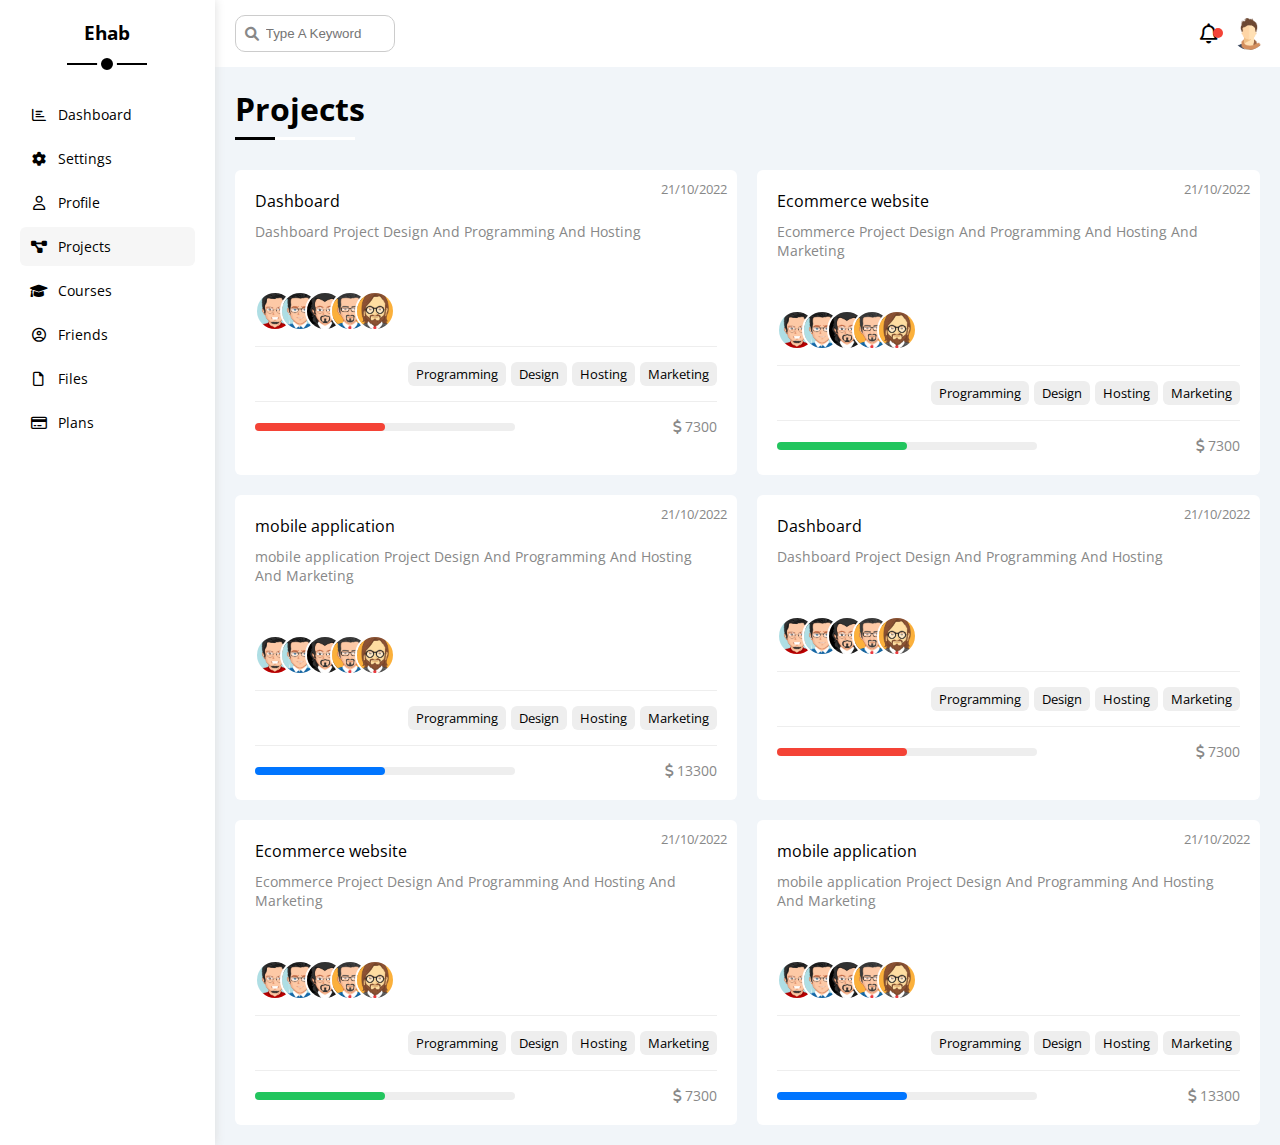
<file: projects.html>
<html lang="en"><head>
    <meta charset="UTF-8">
    <meta http-equiv="X-UA-Compatible" content="IE=edge">
    <meta name="viewport" content="width=device-width, initial-scale=1.0">
    <title>Projects</title>
    <!-- Google font  -->
    <link rel="preconnect" href="https://fonts.googleapis.com">
    <link rel="preconnect" href="https://fonts.gstatic.com" crossorigin>
    <link href="https://fonts.googleapis.com/css2?family=Open+Sans:ital,wght@0,300;0,400;0,500;0,600;0,700;0,800;1,300;1,500;1,600;1,700;1,800&display=swap" rel="stylesheet">
    <!-- font aowsome -->
    <link rel="stylesheet" href="css/all.min.css">
    <!-- framework-->
    <link rel="stylesheet" href="css/framework.css">
    <!-- costom style-->
    <link rel="stylesheet" href="css/style.css">
  </head>
  <body>
    <div class="page d-flex">
      <div class="sidebar bg-white p-20 p-relative">
        <h3 class="p-relative txt-c mt-0">Ehab</h3>
        <ul>
          <li>
            <a class="d-flex align-center fs-14 c-black rad-6 p-10" href="index.html">
              <i class="fa-regular fa-chart-bar fa-fw"></i>
              <span>Dashboard</span>
            </a>
          </li>
          <li>
            <a class="d-flex align-center fs-14 c-black rad-6 p-10" href="settings.html">
              <i class="fa-solid fa-gear fa-fw"></i>
              <span>Settings</span>
            </a>
          </li>
          <li>
            <a class=" d-flex align-center fs-14 c-black rad-6 p-10" href="profile.html">
              <i class="fa-regular fa-user fa-fw"></i>
              <span>Profile</span>
            </a>
          </li>
          <li>
            <a class="active d-flex align-center fs-14 c-black rad-6 p-10" href="projects.html">
              <i class="fa-solid fa-diagram-project fa-fw"></i>
              <span>Projects</span>
            </a>
          </li>
          <li>
            <a class="d-flex align-center fs-14 c-black rad-6 p-10" href="courses.html">
              <i class="fa-solid fa-graduation-cap fa-fw"></i>
              <span>Courses</span>
            </a>
          </li>
          <li>
            <a class="d-flex align-center fs-14 c-black rad-6 p-10" href="friends.html">
              <i class="fa-regular fa-circle-user fa-fw"></i>
              <span>Friends</span>
            </a>
          </li>
          <li>
            <a class="d-flex align-center fs-14 c-black rad-6 p-10" href="files.html">
              <i class="fa-regular fa-file fa-fw"></i>
              <span>Files</span>
            </a>
          </li>
          <li>
            <a class="d-flex align-center fs-14 c-black rad-6 p-10" href="plans.html">
              <i class="fa-regular fa-credit-card fa-fw"></i>
              <span>Plans</span>
            </a>
          </li>
        </ul>
      </div>
      <div class="content w-full">
        <!-- Start Head -->
        <div class="head bg-white p-15 between-flex">
          <div class="search p-relative">
            <input class="p-10" type="search" placeholder="Type A Keyword">
          </div>
          <div class="icons d-flex align-center">
            <span class="notification p-relative">
              <i class="fa-regular fa-bell fa-lg"></i>
            </span>
            <img src="img/avatar.png" alt="">
          </div>
        </div>
        <!-- End Head -->
        <h1 class="p-relative">Projects</h1>
 <div class="projects-page d-grid m-20 gap-20">
            <div class="project bg-white p-20 rad-6 p-relative">
            <span class="date fs-13 c-grey">21/10/2022</span>
            <h4 class="m-0"> Dashboard</h4>
            <p class="c-grey mt-10 mb-10 fs-14">Dashboard Project Design And Programming And Hosting</p>
            <div class="team">
              <a href="#"><img src="img/team-01.png" alt=""></a>
              <a href="#"><img src="img/team-02.png" alt=""></a>
              <a href="#"><img src="img/team-03.png" alt=""></a>
              <a href="#"><img src="img/team-04.png" alt=""></a>
              <a href="#"><img src="img/team-05.png" alt=""></a>
            </div>
            <div class="do d-flex">
              <span class="fs-13 rad-6 bg-eee">Programming</span>
              <span class="fs-13 rad-6 bg-eee">Design</span>
              <span class="fs-13 rad-6 bg-eee">Hosting</span>
              <span class="fs-13 rad-6 bg-eee">Marketing</span>
            </div>
            <div class="info between-flex">
              <div class="prog bg-eee">
                <span class="bg-red" style="width: 50%"></span>
              </div>
              <div class="fs-14 c-grey">
                <i class="fa-solid fa-dollar-sign"></i>
                7300
              </div>
            </div>
          </div>

           <div class="project bg-white p-20 rad-6 p-relative">
            <span class="date fs-13 c-grey">21/10/2022</span>
            <h4 class="m-0"> Ecommerce website </h4>
            <p class="c-grey mt-10 mb-10 fs-14">Ecommerce Project Design And Programming And Hosting And Marketing</p>
            <div class="team">
              <a href="#"><img src="img/team-01.png" alt=""></a>
              <a href="#"><img src="img/team-02.png" alt=""></a>
              <a href="#"><img src="img/team-03.png" alt=""></a>
              <a href="#"><img src="img/team-04.png" alt=""></a>
              <a href="#"><img src="img/team-05.png" alt=""></a>
            </div>
            <div class="do d-flex">
              <span class="fs-13 rad-6 bg-eee">Programming</span>
              <span class="fs-13 rad-6 bg-eee">Design</span>
              <span class="fs-13 rad-6 bg-eee">Hosting</span>
              <span class="fs-13 rad-6 bg-eee">Marketing</span>
            </div>
            <div class="info between-flex">
              <div class="prog bg-eee">
                <span class="bg-green" style="width: 50%"></span>
              </div>
              <div class="fs-14 c-grey">
                <i class="fa-solid fa-dollar-sign"></i>
                7300
              </div>
            </div>
          </div>

           <div class="project bg-white p-20 rad-6 p-relative">
            <span class="date fs-13 c-grey">21/10/2022</span>
            <h4 class="m-0"> mobile application </h4>
            <p class="c-grey mt-10 mb-10 fs-14">mobile application Project Design And Programming And Hosting And Marketing</p>
            <div class="team">
              <a href="#"><img src="img/team-01.png" alt=""></a>
              <a href="#"><img src="img/team-02.png" alt=""></a>
              <a href="#"><img src="img/team-03.png" alt=""></a>
              <a href="#"><img src="img/team-04.png" alt=""></a>
              <a href="#"><img src="img/team-05.png" alt=""></a>
            </div>
            <div class="do d-flex">
              <span class="fs-13 rad-6 bg-eee">Programming</span>
              <span class="fs-13 rad-6 bg-eee">Design</span>
              <span class="fs-13 rad-6 bg-eee">Hosting</span>
              <span class="fs-13 rad-6 bg-eee">Marketing</span>
            </div>
            <div class="info between-flex">
              <div class="prog bg-eee">
                <span class="bg-blue" style="width: 50%"></span>
              </div>
              <div class="fs-14 c-grey">
                <i class="fa-solid fa-dollar-sign"></i>
                13300
              </div>
            </div>
          </div>

     <div class="project bg-white p-20 rad-6 p-relative">
            <span class="date fs-13 c-grey">21/10/2022</span>
            <h4 class="m-0"> Dashboard</h4>
            <p class="c-grey mt-10 mb-10 fs-14">Dashboard Project Design And Programming And Hosting</p>
            <div class="team">
              <a href="#"><img src="img/team-01.png" alt=""></a>
              <a href="#"><img src="img/team-02.png" alt=""></a>
              <a href="#"><img src="img/team-03.png" alt=""></a>
              <a href="#"><img src="img/team-04.png" alt=""></a>
              <a href="#"><img src="img/team-05.png" alt=""></a>
            </div>
            <div class="do d-flex">
              <span class="fs-13 rad-6 bg-eee">Programming</span>
              <span class="fs-13 rad-6 bg-eee">Design</span>
              <span class="fs-13 rad-6 bg-eee">Hosting</span>
              <span class="fs-13 rad-6 bg-eee">Marketing</span>
            </div>
            <div class="info between-flex">
              <div class="prog bg-eee">
                <span class="bg-red" style="width: 50%"></span>
              </div>
              <div class="fs-14 c-grey">
                <i class="fa-solid fa-dollar-sign"></i>
                7300
              </div>
            </div>
          </div>

           <div class="project bg-white p-20 rad-6 p-relative">
            <span class="date fs-13 c-grey">21/10/2022</span>
            <h4 class="m-0"> Ecommerce website </h4>
            <p class="c-grey mt-10 mb-10 fs-14">Ecommerce Project Design And Programming And Hosting And Marketing</p>
            <div class="team">
              <a href="#"><img src="img/team-01.png" alt=""></a>
              <a href="#"><img src="img/team-02.png" alt=""></a>
              <a href="#"><img src="img/team-03.png" alt=""></a>
              <a href="#"><img src="img/team-04.png" alt=""></a>
              <a href="#"><img src="img/team-05.png" alt=""></a>
            </div>
            <div class="do d-flex">
              <span class="fs-13 rad-6 bg-eee">Programming</span>
              <span class="fs-13 rad-6 bg-eee">Design</span>
              <span class="fs-13 rad-6 bg-eee">Hosting</span>
              <span class="fs-13 rad-6 bg-eee">Marketing</span>
            </div>
            <div class="info between-flex">
              <div class="prog bg-eee">
                <span class="bg-green" style="width: 50%"></span>
              </div>
              <div class="fs-14 c-grey">
                <i class="fa-solid fa-dollar-sign"></i>
                7300
              </div>
            </div>
          </div>

           <div class="project bg-white p-20 rad-6 p-relative">
            <span class="date fs-13 c-grey">21/10/2022</span>
            <h4 class="m-0"> mobile application </h4>
            <p class="c-grey mt-10 mb-10 fs-14">mobile application Project Design And Programming And Hosting And Marketing</p>
            <div class="team">
              <a href="#"><img src="img/team-01.png" alt=""></a>
              <a href="#"><img src="img/team-02.png" alt=""></a>
              <a href="#"><img src="img/team-03.png" alt=""></a>
              <a href="#"><img src="img/team-04.png" alt=""></a>
              <a href="#"><img src="img/team-05.png" alt=""></a>
            </div>
            <div class="do d-flex">
              <span class="fs-13 rad-6 bg-eee">Programming</span>
              <span class="fs-13 rad-6 bg-eee">Design</span>
              <span class="fs-13 rad-6 bg-eee">Hosting</span>
              <span class="fs-13 rad-6 bg-eee">Marketing</span>
            </div>
            <div class="info between-flex">
              <div class="prog bg-eee">
                <span class="bg-blue" style="width: 50%"></span>
              </div>
              <div class="fs-14 c-grey">
                <i class="fa-solid fa-dollar-sign"></i>
                13300
              </div>
            </div>
          </div>



        </div>
      </div>
  

</body></html>
</file>
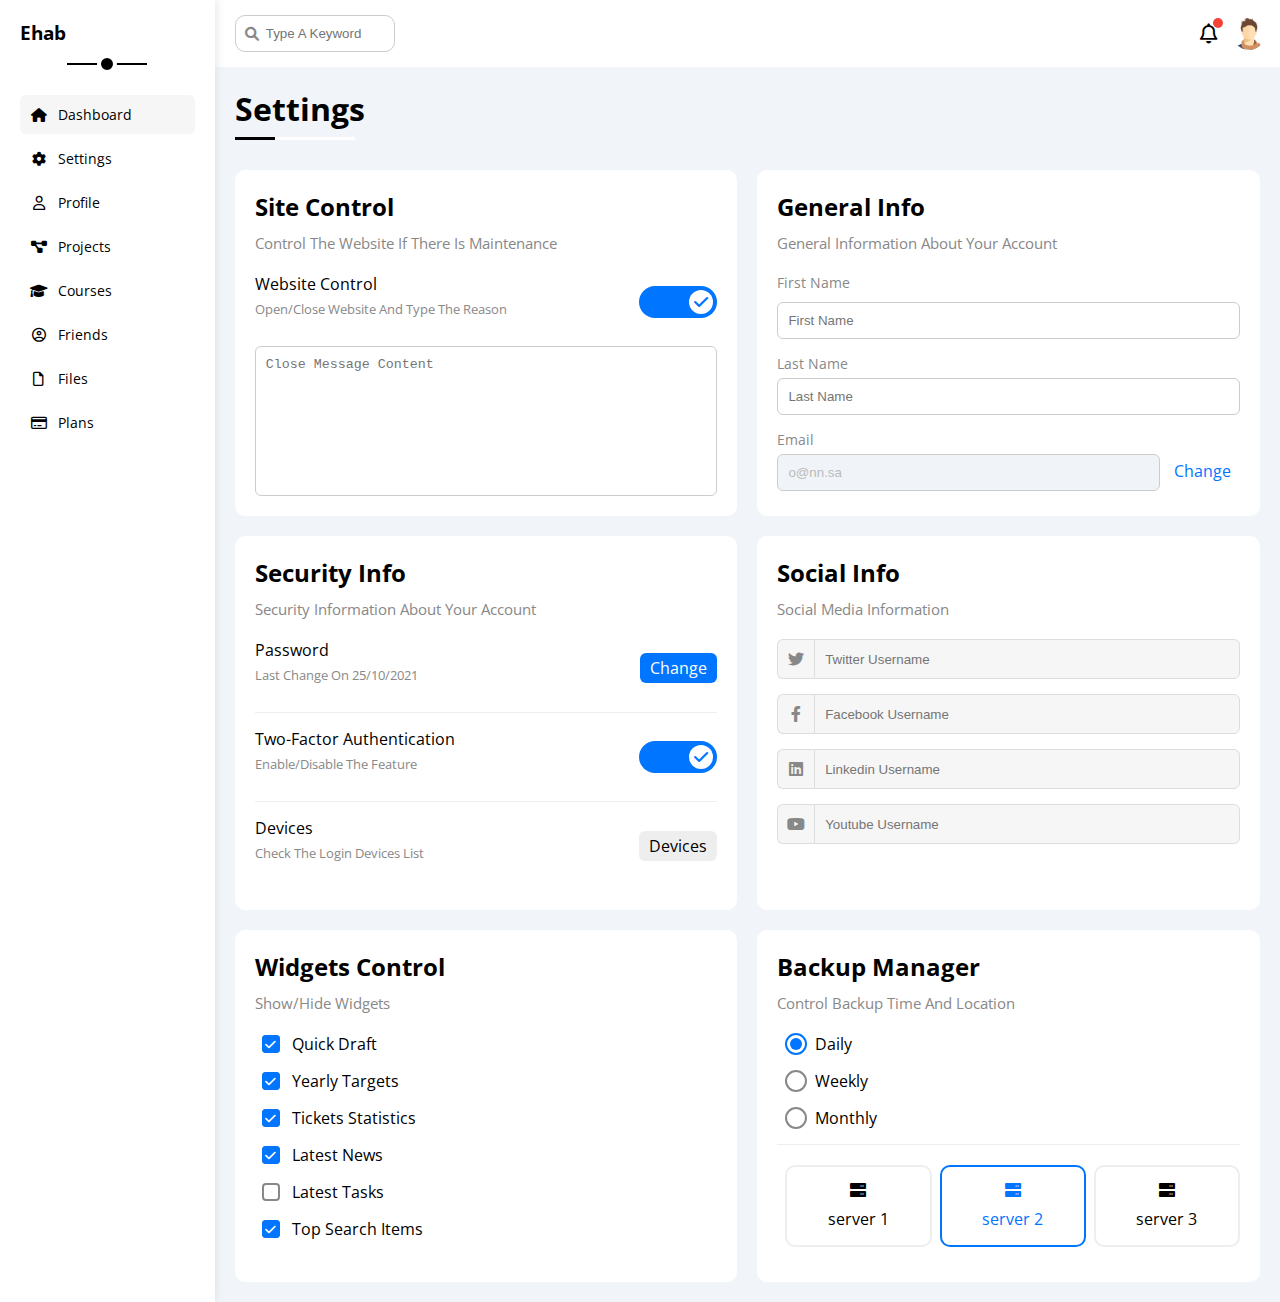
<file: Settings.html>
<!DOCTYPE html>
<html lang="en">
<head>
    <meta charset="UTF-8">
    <meta http-equiv="X-UA-Compatible" content="IE=edge">
    <meta name="viewport" content="width=device-width, initial-scale=1.0">
    <title>Dashboard</title>
    <!-- Google font  -->
    <link rel="preconnect" href="https://fonts.googleapis.com">
    <link rel="preconnect" href="https://fonts.gstatic.com" crossorigin>
    <link href="https://fonts.googleapis.com/css2?family=Open+Sans:ital,wght@0,300;0,400;0,500;0,600;0,700;0,800;1,300;1,500;1,600;1,700;1,800&display=swap" rel="stylesheet">
    <!-- font aowsome -->
    <link rel="stylesheet" href="css/all.min.css">
    <!-- framework-->
    <link rel="stylesheet" href="css/framework.css">
    <!-- costom style-->
    <link rel="stylesheet" href="css/style.css">

</head>
<body>
    <div class="page d-flex">
        <div class="sidebar bg-white p-20 p-relative">
            <h3 class="p-relative text-c mt-0">Ehab</h3>
            <ul>
                <li>
                    <a class="active d-flex align-center fs-14 c-black rad-6 p-10" href="index.html">
                        <i class="fa-solid fa-house fa-fw"></i>
                        <span>Dashboard</span>
                    </a>
                </li>
                 <li>
                    <a class="d-flex align-center fs-14 c-black rad-6 p-10" href="Settings.html">
                       <i class="fa-solid fa-gear fa-fw"></i>
                        <span>Settings</span>
                    </a>
                </li>
                <li>
                    <a class="d-flex align-center fs-14 c-black rad-6 p-10" href="Profile.html">
                        <i class="fa-regular fa-user fa-fw"></i>
                        <span>Profile</span>
                    </a>
                </li>
                <li>
                    <a class="d-flex align-center fs-14 c-black rad-6 p-10" href="Projects.html">
                        <i class="fa-solid fa-diagram-project fa-fw"></i>
                        <span>Projects</span>
                    </a>
                </li>
                <li>
                    <a class="d-flex align-center fs-14 c-black rad-6 p-10" href="Courses.html">
                       <i class="fa-solid fa-graduation-cap fa-fw"></i>
                        <span>Courses</span>
                    </a>
                </li>
                <li>
                    <a class="d-flex align-center fs-14 c-black rad-6 p-10" href="Friends.html">
                        <i class="fa-regular fa-circle-user fa-fw"></i>
                        <span>Friends</span>
                    </a>
                </li>
                <li>
                    <a class="d-flex align-center fs-14 c-black rad-6 p-10" href="Files.html">
                        <i class="fa-regular fa-file fa-fw"></i>
                        <span>Files</span>
                    </a>
                </li>
                <li>
                    <a class="d-flex align-center fs-14 c-black rad-6 p-10" href="Plans.html">
                      <i class="fa-regular fa-credit-card fa-fw"></i>
                        <span>Plans</span>
                    </a>
                </li>

            </ul>
        </div>
         <div class="content w-full">
        <!-- Start Head -->
        <div class="head bg-white p-15 between-flex">
          <div class="search p-relative">
            <input class="p-10" type="search" placeholder="Type A Keyword">
          </div>
          <div class="icons d-flex align-center">
            <span class="notification p-relative">
              <i class="fa-regular fa-bell fa-lg"></i>
            </span>
            <img src="img/avatar.png" alt="">
          </div>
        </div>
        <!-- End Head -->
<h1 class="p-relative">Settings</h1>
<div class="settings-page m-20 d-grid gap-20">
          <!-- Start Settings Box -->
          <div class="p-20 bg-white rad-10">
            <h2 class="mt-0 mb-10">Site Control</h2>
            <p class="mt-0 mb-20 c-grey fs-15">Control The Website If There Is Maintenance</p>
            <div class="mb-15 between-flex">
              <div>
                <span>Website Control</span>
                <p class="c-grey mt-5 mb-0 fs-13">Open/Close Website And Type The Reason</p>
              </div>
              <div>
                <label>
                  <input class="toggle-checkbox" type="checkbox" checked="">
                  <div class="toggle-switch"></div>
                </label>
              </div>
            </div>
            <textarea class="close-message p-10 rad-6 d-block w-full" placeholder="Close Message Content"></textarea>
          </div>
          <!-- End Settings Box -->
          <!-- Start Settings Box -->
          <div class="p-20 bg-white rad-10">
            <h2 class="mt-0 mb-10">General Info</h2>
            <p class="mt-0 mb-20 c-grey fs-15">General Information About Your Account</p>
            <div class="mb-15">
              <label class="fs-14 c-grey d-block mb-10" for="first">First Name</label>
              <input class="b-none border-ccc p-10 rad-6 d-block w-full" type="text" id="first" placeholder="First Name">
            </div>
            <div class="mb-15">
              <label class="fs-14 c-grey d-block mb-5" for="last">Last Name</label>
              <input class="b-none border-ccc p-10 rad-6 d-block w-full" id="last" type="text" placeholder="Last Name">
            </div>
            <div>
              <label class="fs-14 c-grey d-block mb-5" for="email">Email</label>
              <input class="email b-none border-ccc p-10 rad-6 w-full mr-10" id="email" type="email" value="o@nn.sa" disabled="">
              <a class="c-blue" href="#">Change</a>
            </div>
          </div>
          <!-- End Settings Box -->
          <!-- Start Settings Box -->
          <div class="p-20 bg-white rad-10">
            <h2 class="mt-0 mb-10">Security Info</h2>
            <p class="mt-0 mb-20 c-grey fs-15">Security Information About Your Account</p>
            <div class="sec-box mb-15 between-flex">
              <div>
                <span>Password</span>
                <p class="c-grey mt-5 mb-0 fs-13">Last Change On 25/10/2021</p>
              </div>
              <a class="button bg-blue c-white btn-shape" href="#">Change</a>
            </div>
            <div class="sec-box mb-15 between-flex">
              <div>
                <span>Two-Factor Authentication</span>
                <p class="c-grey mt-5 mb-0 fs-13">Enable/Disable The Feature</p>
              </div>
              <label>
                <input class="toggle-checkbox" type="checkbox" checked="">
                <div class="toggle-switch"></div>
              </label>
            </div>
            <div class="sec-box between-flex">
              <div>
                <span>Devices</span>
                <p class="c-grey mt-5 mb-0 fs-13">Check The Login Devices List</p>
              </div>
              <a class="bg-eee c-black btn-shape" href="#">Devices</a>
            </div>
          </div>
          <!-- End Settings Box -->
          <!-- Start Settings Box -->
          <div class="social-boxes p-20 bg-white rad-10">
            <h2 class="mt-0 mb-10">Social Info</h2>
            <p class="mt-0 mb-20 c-grey fs-15">Social Media Information</p>
            <div class="d-flex align-center mb-15">
              <i class="fa-brands fa-twitter center-flex c-grey"></i>
              <input class="w-full" type="text" placeholder="Twitter Username">
            </div>
            <div class="d-flex align-center mb-15">
              <i class="fa-brands fa-facebook-f center-flex c-grey"></i>
              <input class="w-full" type="text" placeholder="Facebook Username">
            </div>
            <div class="d-flex align-center mb-15">
              <i class="fa-brands fa-linkedin center-flex c-grey"></i>
              <input class="w-full" type="text" placeholder="Linkedin Username">
            </div>
            <div class="d-flex align-center">
              <i class="fa-brands fa-youtube center-flex c-grey"></i>
              <input class="w-full" type="text" placeholder="Youtube Username">
            </div>
          </div>
          <!-- End Settings Box -->
          <!-- Start Settings Box -->
          <div class="widgets-control p-20 bg-white rad-10">
            <h2 class="mt-0 mb-10">Widgets Control</h2>
            <p class="mt-0 mb-20 c-grey fs-15">Show/Hide Widgets</p>
            <div class="control d-flex align-center mb-15">
              <input type="checkbox" id="one" checked="">
              <label for="one">Quick Draft</label>
            </div>
            <div class="control d-flex align-center mb-15">
              <input type="checkbox" id="two" checked="">
              <label for="two">Yearly Targets</label>
            </div>
            <div class="control d-flex align-center mb-15">
              <input type="checkbox" id="three" checked="">
              <label for="three">Tickets Statistics</label>
            </div>
            <div class="control d-flex align-center mb-15">
              <input type="checkbox" id="four" checked="">
              <label for="four">Latest News</label>
            </div>
            <div class="control d-flex align-center mb-15">
              <input type="checkbox" id="five">
              <label for="five">Latest Tasks</label>
            </div>
            <div class="control d-flex align-center mb-15">
              <input type="checkbox" id="six" checked="">
              <label for="six">Top Search Items</label>
            </div>
          </div>
          <!-- End Settings Box -->
          <!-- Start Settings Box -->
          <div class="backup-control p-20 bg-white rad-10">
            <h2 class="mt-0 mb-10">Backup Manager</h2>
            <p class="mt-0 mb-20 c-grey fs-15">Control Backup Time And Location</p>
            <div class="date d-flex align-center mb-15">
              <input type="radio" name="time" id="daily" checked="">
              <label for="daily">Daily</label>
            </div>
            <div class="date d-flex align-center mb-15">
              <input type="radio" name="time" id="weekly">
              <label for="weekly">Weekly</label>
            </div>
            <div class="date d-flex align-center mb-15">
              <input type="radio" name="time" id="monthly">
              <label for="monthly">Monthly</label>
            </div>
            <div class="servers d-flex align-center txt-c">
              <input type="radio" name="servers" id="server-one">
              <div class="server mb-15 rad-10 w-full">
                <label class="d-block m-15" for="server-one">
                  <i class="fa-solid fa-server d-block mb-10"></i>
                  server 1
                </label>
              </div>
              <input type="radio" name="servers" id="server-two" checked="">
              <div class="server mb-15 rad-10 w-full">
                <label class="d-block m-15" for="server-two">
                  <i class="fa-solid fa-server d-block mb-10"></i>
                  server 2
                </label>
              </div>
              <input type="radio" name="servers" id="server-three">
              <div class="server mb-15 rad-10 w-full">
                <label class="d-block m-15" for="server-three">
                  <i class="fa-solid fa-server d-block mb-10"></i>
                  server 3
                </label>
              </div>
            </div>
          </div>
          <!-- End Settings Box -->
        </div>
    </div>
   
</body>
</html>
</file>
<file: css/framework.css>
:root {
  --blue-color: #0075ff;
  --blue-alt-color: #0d69d5;
  --orange-color: #f59e0b;
  --green-color: #22c55e;
  --red-color: #f44336;
  --grey-color: #888;
}
/* Start Box */
.d-flex {
  display: flex;
}
.f-wrap {
  flex-wrap: wrap;
}
.align-center {
  align-items: center;
}
.space-between {
  justify-content: space-between;
}
.justify-c{
   justify-content: center;
}
.d-grid {
  display: grid;
}
.gap-20 {
  gap: 20px;
}
.d-block {
  display: block;
}
@media (max-width: 767px) {
  .block-mobile {
    display: block;
  }
  .hide-mobile {
    display: none;
  }
}
/* End Box */
/* Start Padding + Margin */
.p-10 {
  padding: 10px;
}
.p-15 {
  padding: 15px;
}
.p-20 {
  padding: 20px;
}
.pt-10 {
  padding-top: 10px;
}
.pt-15 {
  padding-top: 15px;
}
.pt-20 {
  padding-top: 20px;
}
.pb-10 {
  padding-bottom: 10px;
}
.pb-15 {
  padding-bottom: 15px;
}
.pb-20 {
  padding-bottom: 20px;
}
.pl-15 {
  padding-left: 15px;
}
.m-0 {
  margin: 0;
}
.m-15 {
  margin: 15px;
}
.m-20 {
  margin: 20px;
}
.mt-0 {
  margin-top: 0;
}
.mt-5 {
  margin-top: 5px;
}
.mt-10 {
  margin-top: 10px;
}
.mt-15 {
  margin-top: 15px;
}
.mt-20 {
  margin-top: 20px;
}
.mt-25 {
  margin-top: 25px;
}
.mr-10 {
  margin-right: 10px;
}
.mr-15 {
  margin-right: 15px;
}
.mb-5 {
  margin-bottom: 5px;
}
.mb-10 {
  margin-bottom: 10px;
}
.mb-15 {
  margin-bottom: 15px;
}
.mb-20 {
  margin-bottom: 20px;
}
.mb-25 {
  margin-bottom: 25px;
}
/* End Padding + Margin */
/* Start Color */
.c-black {
  color: black;
}
.c-white {
  color: white;
}
.c-grey {
  color: var(--grey-color);
}
.c-red {
  color: var(--red-color);
}
.c-green {
  color: var(--green-color);
}
.c-blue {
  color: var(--blue-color);
}
.c-orange {
  color: var(--orange-color);
}
.bg-red {
  background-color: var(--red-color);
}
.bg-green {
  background-color: var(--green-color);
}
.bg-blue {
  background-color: var(--blue-color);
}
.bg-orange {
  background-color: var(--orange-color);
}
.bg-white {
  background-color: white;
}
.bg-eee {
  background-color: #eee;
}
/* End Color */
/* Start Position */
.p-relative {
  position: relative;
}
.p-absolute {
  position: absolute;
}
/* End Position */
/* Start Font */
.txt-c {
  text-align: center;
}
.fs-13 {
  font-size: 13px;
}
.fs-14 {
  font-size: 14px;
}
.fs-15 {
  font-size: 15px;
}
.fs-25 {
  font-size: 25px;
}
.fw-bold {
  font-weight: bold;
}
@media (max-width: 767px) {
  .txt-c-mobile {
    text-align: center;
  }
}
/* End Font */
/* Start Border */
.rad-6 {
  border-radius: 6px;
}
.rad-10 {
  border-radius: 10px;
}
.rad-half {
  border-radius: 50%;
}
.b-none {
  border: none;
}
.border-ccc {
  border: 1px solid #ccc;
}
.border-eee {
  border: 1px solid #eee;
}

/* End Border */
/* Start Width + Height */
.w-full {
  width: 100%;
}
.w-100 {
  width: 100px;
}
.w-fit {
  width: fit-content;
}
.h-full {
  height: 100%;
}
.h-100 {
  height: 100px;
}
/* End Width + Height */
/* Start Components */
.center-flex {
  display: flex;
  align-items: center;
  justify-content: center;
}
.between-flex {
  display: flex;
  align-items: center;
  justify-content: space-between;
}
.btn-shape {
  padding: 4px 10px;
  border-radius: 6px;
}
/* End Components */
</file>
<file: css/style.css>
:root {
  --blue-color: #0075ff;
  --blue-alt-color: #0d69d5;
  --orange-color: #f59e0b;
  --green-color: #22c55e;
  --red-color: #f44336;
  --grey-color: #888;
}
* {
  box-sizing: border-box;
}
body {
  font-family: "Open Sans", sans-serif;
  margin: 0;
}
*:focus {
  outline: none;
}
a {
  text-decoration: none;
}
ul {
  list-style: none;
  padding: 0;
}
::-webkit-scrollbar {
  width: 15px;
}
::-webkit-scrollbar-track {
  background-color: white;
}
::-webkit-scrollbar-thumb {
  background-color: var(--blue-color);
}
::-webkit-scrollbar-thumb:hover {
  background-color: var(--blue-alt-color);
}
.page {
  background-color: #f1f5f9;
  min-height: 100vh;
}
/* Start Sidebar */
.sidebar {
  width: 250px;
  box-shadow: 0 0 10px #ddd;
}
.sidebar > h3 {
  margin-bottom: 50px;
}
.sidebar > h3::before,
.sidebar > h3::after {
  content: "";
  background-color: black;
  transform: translateX(-50%);
  position: absolute;
  left: 50%;
}
.sidebar > h3::before {
  width: 80px;
  height: 2px;
  bottom: -20px;
}
.sidebar > h3::after {
  bottom: -29px;
  width: 12px;
  height: 12px;
  border-radius: 50%;
  border: 4px solid white;
}
.sidebar ul li a {
  transition: 0.3s;
  margin-bottom: 5px;
}
.sidebar ul li a:hover,
.sidebar ul li a.active {
  background-color: #f6f6f6;
}
.sidebar ul li a span {
  font-size: 14px;
  margin-left: 10px;
}
@media (max-width: 767px) {
  .sidebar {
    width: 58px;
    padding: 10px;
  }
  .sidebar > h3 {
    font-size: 13px;
    margin-bottom: 15px;
  }
  .sidebar > h3::before,
  .sidebar > h3::after {
    display: none;
  }
  .sidebar ul li a span {
    display: none;
  }
}
/* End Sidebar */
/* Start Content */
.analysis .card{
  padding:12px 25px;
  
}

@media (max-width: 767px) {
  .analysis{
 flex-direction: column;
  margin: 5px 10px;
  }
  
}
.content {
  overflow: hidden;
}
.head .search::before {
  font-family: var(--fa-style-family-classic);
  content: "\f002";
  font-weight: 900;
  position: absolute;
  left: 15px;
  top: 50%;
  transform: translateY(-50%);
  font-size: 14px;
  color: var(--grey-color);
}
.head .search input {
  border: 1px solid #ccc;
  border-radius: 10px;
  margin-left: 5px;
  padding-left: 30px;
  width: 160px;
  transition: width 0.3s;
}
.head .search input:focus {
  width: 200px;
}
.head .search input:focus::placeholder {
  opacity: 0;
}
.head .icons .notification::before {
  content: "";
  position: absolute;
  width: 10px;
  height: 10px;
  background-color: var(--red-color);
  border-radius: 50%;
  right: -5px;
  top: -5px;
}
.head .icons img {
  width: 32px;
  height: 32px;
  margin-left: 15px;
  border-radius: 50%;
  -webkit-border-radius: 50%;
  -moz-border-radius: 50%;
  -ms-border-radius: 50%;
  -o-border-radius: 50%;
}
.page h1 {
  margin: 20px 20px 40px;
}
.page h1::before,
.page h1::after {
  content: "";
  height: 3px;
  position: absolute;
  bottom: -10px;
  left: 0;
}
.page h1::before {
  background-color: white;
  width: 120px;
}
.page h1::after {
  background-color: black;
  width: 40px;
}
.wrapper {
  grid-template-columns: repeat(auto-fill, minmax(450px, 1fr));
  margin-left: 20px;
  margin-right: 20px;
  margin-bottom: 20px;
}
@media (max-width: 767px) {
  .wrapper {
    grid-template-columns: minmax(200px, 1fr);
    margin-left: 10px;
    margin-right: 10px;
    gap: 10px;
  }
}
/* End Content */
/* Start Welcome Widget */
.welcome {
  overflow: hidden;
}
.welcome .intro img {
  width: 200px;
  margin-bottom: -10px;
}
.welcome .avatar {
  width: 64px;
  height: 64px;
  border: 2px solid white;
  border-radius: 50%;
  padding: 2px;
  box-shadow: 0 0 5px #ddd;
  margin-left: 20px;
  margin-top: -32px;
}
.welcome .body {
  border-top: 1px solid #eee;
  border-bottom: 1px solid #eee;
}
.welcome .body > div {
  flex: 1;
}
.welcome .visit {
  margin: 0 15px 15px auto;
  transition: 0.3s;
}
.welcome .visit:hover {
  background-color: var(--blue-alt-color);
}
@media (max-width: 767px) {
  .welcome .intro {
    padding-bottom: 30px;
  }
  .welcome .avatar {
    margin-left: 0;
  }
  .welcome .body > div:not(:last-child) {
    margin-bottom: 20px;
  }
}
/* End Welcome Widget */
/* Start Quick Draft Widget */
.quick-draft textarea {
  resize: none;
  min-height: 180px;
}
.quick-draft .save {
  margin-left: auto;
  transition: 0.3s;
  cursor: pointer;
}
.quick-draft .save:hover {
  background-color: var(--blue-alt-color);
}
/* End Quick Draft Widget */
/* Start Targets */
.targets .target-row .icon {
  width: 80px;
  height: 80px;
  margin-right: 15px;
}
.targets .details {
  flex: 1;
}
.targets .details .progress {
  height: 4px;
}
.targets .details .progress > span {
  position: absolute;
  left: 0;
  top: 0;
  height: 100%;
}
.targets .details .progress > span span {
  position: absolute;
  bottom: 16px;
  right: -16px;
  color: white;
  padding: 2px 5px;
  border-radius: 6px;
  font-size: 13px;
}
.targets .details .progress > span span::after {
  content: "";
  border-color: transparent;
  border-width: 5px;
  border-style: solid;
  position: absolute;
  bottom: -10px;
  left: 50%;
  transform: translateX(-50%);
}
.targets .details .progress > .blue span::after {
  border-top-color: var(--blue-color);
}
.targets .details .progress > .orange span::after {
  border-top-color: var(--orange-color);
}
.targets .details .progress > .green span::after {
  border-top-color: var(--green-color);
}
.blue .icon,
.blue .progress {
  background-color: rgb(0 117 255 / 20%);
}
.orange .icon,
.orange .progress {
  background-color: rgb(245 158 11 / 20%);
}
.green .icon,
.green .progress {
  background-color: rgb(34 197 94 / 20%);
}
/* End Targets */
/* Start Tickets */
.tickets .box {
  border: 1px solid #ccc;
  width: calc(50% - 10px);
}
@media (max-width: 767px) {
  .tickets .box {
    width: 100%;
  }
}
/* End Tickets */
/* Start Latest News */
.latest-news .news-row:not(:last-of-type) {
  margin-bottom: 20px;
  padding-bottom: 20px;
  border-bottom: 1px solid #eee;
}
.latest-news .news-row img {
  width: 100px;
  border-radius: 6px;
  margin-right: 15px;
}
.latest-news .info {
  flex-grow: 1;
}
.latest-news .info h3 {
  margin: 0 0 6px;
  font-size: 16px;
}
@media (max-width: 767px) {
  .latest-news .news-row {
    display: block;
  }
  .latest-news .news-row .label {
    margin: 10px auto;
    width: fit-content;
  }
}
/* End Latest News */
/* Start Tasks */
.tasks .task-row:not(:last-of-type) {
  margin-bottom: 15px;
  padding-bottom: 15px;
  border-bottom: 1px solid #eee;
}
.tasks .info {
  flex-grow: 1;
}
.tasks .done {
  opacity: 0.3;
}
.tasks .done h3,
.tasks .done p {
  text-decoration: line-through;
}
.tasks .delete {
  cursor: pointer;
  transition: 0.3s;
}
.tasks .delete:hover {
  color: var(--red-color);
}
/* End Tasks */
/* Start Latest Uploads */
.latest-uploads ul li:not(:last-child) {
  border-bottom: 1px solid #eee;
}
.latest-uploads ul li img {
  width: 40px;
  height: 40px;
}
/* End Latest Uploads */
/* Start Last Project */
.last-project ul::before {
  content: "";
  position: absolute;
  left: 11px;
  width: 2px;
  height: 100%;
  background-color: var(--blue-color);
}
.last-project ul li::before {
  content: "";
  width: 20px;
  height: 20px;
  display: block;
  border-radius: 50%;
  background-color: white;
  border: 2px solid white;
  outline: 2px solid var(--blue-color);
  margin-right: 15px;
  z-index: 1;
}
.last-project ul li.done::before {
  background-color: var(--blue-color);
}
.last-project ul li.current::before {
  animation: change-color 0.8s infinite alternate;
}
.last-project .launch-icon {
  position: absolute;
  width: 160px;
  right: 0;
  bottom: 0;
  opacity: 0.1;
}
/* End Last Project */
/* Start Reminders */
.reminders ul li .key {
  width: 15px;
  height: 15px;
}
.reminders ul li > .blue {
  border-left: 2px solid var(--blue-color);
}
.reminders ul li > .green {
  border-left: 2px solid var(--green-color);
}
.reminders ul li > .orange {
  border-left: 2px solid var(--orange-color);
}
.reminders ul li > .red {
  border-left: 2px solid var(--red-color);
}
/* End Reminders */
/* Start Latest Post */
.latest-post .avatar {
  width: 48px;
  height: 48px;
}
.latest-post .post-content {
  text-transform: capitalize;
  line-height: 1.8;
  border-top: 1px solid #eee;
  border-bottom: 1px solid #eee;
  min-height: 140px;
}
/* End Latest Post */
/* Start Social Media */
.social-media .box {
  padding-left: 70px;
}
.social-media .box i {
  position: absolute;
  left: 0;
  top: 0;
  width: 52px;
  transition: 0.3s;
}
.social-media .box i:hover {
  transform: rotate(5deg);
}
.social-media .twitter {
  background-color: rgb(29 161 242 / 20%);
  color: #1da1f2;
}
.social-media .twitter i,
.social-media .twitter a {
  background-color: #1da1f2;
}
.social-media .facebook {
  background-color: rgb(24 119 242 / 20%);
  color: #1da1f2;
}
.social-media .facebook i,
.social-media .facebook a {
  background-color: #1877f2;
}
.social-media .youtube {
  background-color: rgb(255 0 0 / 20%);
  color: #ff0000;
}
.social-media .youtube i,
.social-media .youtube a {
  background-color: #ff0000;
}
.social-media .linkedin {
  background-color: rgb(0 119 181 / 20%);
  color: #0077b5;
}
.social-media .linkedin i,
.social-media .linkedin a {
  background-color: #0077b5;
}
/* End Social Media */
/* Start Projects Table */
.projects .responsive-table {
  overflow-x: auto;
}
.projects table {
  min-width: 1000px;
  border-spacing: 0;
}
.projects thead td {
  background-color: #eee;
  font-weight: bold;
}
.projects table td {
  padding: 15px;
}
.projects tbody td {
  border-bottom: 1px solid #eee;
  border-left: 1px solid #eee;
  transition: 0.3s;
}
.projects table tbody tr td:last-child {
  border-right: 1px solid #eee;
}
.projects tbody tr:hover td {
  background-color: #faf7f7;
}
.projects table img {
  width: 32px;
  height: 32px;
  border-radius: 50%;
  padding: 2px;
  background-color: white;
}
.projects table img:not(:first-child) {
  margin-left: -20px;
}
.projects table .label {
  font-size: 13px;
}
/* End Projects Table */
/* Start Settings */
.settings-page {
  grid-template-columns: repeat(auto-fill, minmax(500px, 1fr));
}
@media (max-width: 767px) {
  .settings-page {
    grid-template-columns: minmax(100px, 1fr);
    margin-left: 10px;
    margin-right: 10px;
    gap: 10px;
  }
}
.settings-page .close-message {
  border: 1px solid #ccc;
  resize: none;
  min-height: 150px;
}
.settings-page .email {
  display: inline-flex;
  width: calc(100% - 80px);
}
.settings-page .sec-box {
  padding-bottom: 15px;
}
.settings-page .sec-box:not(:last-of-type) {
  border-bottom: 1px solid #eee;
}
.settings-page .sec-box .button {
  transition: 0.3s;
}
.settings-page .sec-box .button:hover {
  background-color: var(--blue-alt-color);
}
.settings-page .social-boxes i {
  width: 40px;
  height: 40px;
  background-color: #f6f6f6;
  border: 1px solid #ddd;
  border-right: none;
  border-radius: 6px 0 0 6px;
  transition: 0.3s;
}
.settings-page .social-boxes input {
  height: 40px;
  background-color: #f6f6f6;
  border: 1px solid #ddd;
  padding-left: 10px;
  border-radius: 0 6px 6px 0;
}
.settings-page .social-boxes > div:focus-within i {
  color: black;
}
.widgets-control .control input[type="checkbox"] {
  -webkit-appearance: none;
  appearance: none;
}
.widgets-control .control label {
  padding-left: 30px;
  cursor: pointer;
  position: relative;
}
.widgets-control .control label::before,
.widgets-control .control label::after {
  position: absolute;
  left: 0;
  top: 50%;
  margin-top: -9px;
  border-radius: 4px;
}
.widgets-control .control label::before {
  content: "";
  width: 14px;
  height: 14px;
  border: 2px solid var(--grey-color);
}
.widgets-control .control label:hover::before {
  border-color: var(--blue-alt-color);
}
.widgets-control .control label::after {
  font-family: var(--fa-style-family-classic);
  content: "\f00c";
  font-weight: 900;
  background-color: var(--blue-color);
  color: white;
  font-size: 12px;
  width: 18px;
  height: 18px;
  display: flex;
  justify-content: center;
  align-items: center;
  transform: scale(0) rotate(360deg);
  transition: 0.3s;
}
.widgets-control .control input[type="checkbox"]:checked + label::after {
  transform: scale(1);
}
.backup-control input[type="radio"] {
  -webkit-appearance: none;
  appearance: none;
}
.backup-control .date label {
  padding-left: 30px;
  cursor: pointer;
  position: relative;
}
.backup-control .date label::before {
  content: "";
  position: absolute;
  top: 50%;
  left: 0;
  margin-top: -11px;
  width: 18px;
  height: 18px;
  border: 2px solid var(--grey-color);
  border-radius: 50%;
}
.backup-control .date label::after {
  content: "";
  position: absolute;
  left: 5px;
  top: 5px;
  width: 12px;
  height: 12px;
  background: var(--blue-color);
  border-radius: 50%;
  transition: 0.3s;
  transform: scale(0);
}
.backup-control .date input[type="radio"]:checked + label::before {
  border-color: var(--blue-color);
}
.backup-control .date input[type="radio"]:checked + label::after {
  transform: scale(1);
}
.backup-control .servers {
  border-top: 1px solid #eee;
  padding-top: 20px;
}
@media (max-width: 767px) {
  .backup-control .servers {
    flex-wrap: wrap;
  }
}
.backup-control .servers .server {
  border: 2px solid #eee;
  position: relative;
}
.backup-control .servers .server label {
  cursor: pointer;
}
.backup-control .servers input[type="radio"]:checked + .server {
  border-color: var(--blue-color);
  color: var(--blue-color);
}
.toggle-checkbox {
  -webkit-appearance: none;
  appearance: none;
  display: none;
}
.toggle-switch {
  background-color: #ccc;
  width: 78px;
  height: 32px;
  border-radius: 16px;
  position: relative;
  transition: 0.3s;
  cursor: pointer;
}
.toggle-switch::before {
  font-family: var(--fa-style-family-classic);
  content: "\f00d";
  font-weight: 900;
  background-color: white;
  width: 24px;
  height: 24px;
  position: absolute;
  border-radius: 50%;
  top: 4px;
  left: 4px;
  display: flex;
  justify-content: center;
  align-items: center;
  color: #aaa;
  transition: 0.3s;
}
.toggle-checkbox:checked + .toggle-switch {
  background-color: var(--blue-color);
}
.toggle-checkbox:checked + .toggle-switch::before {
  content: "\f00c";
  left: 50px;
  color: var(--blue-color);
}
.settings-page :disabled {
  cursor: no-drop;
  background-color: #f0f4f8;
  color: #bbb;
}
/* End Settings */
/* Start Profile Page */
@media (max-width: 767px) {
  .profile-page .overview {
    flex-direction: column;
  }
}
.profile-page .avatar-box {
  width: 300px;
}
@media (min-width: 768px) {
  .profile-page .avatar-box {
    border-right: 1px solid #eee;
  }
}
.profile-page .avatar-box > img {
  width: 120px;
  height: 120px;
}
.profile-page .avatar-box .level {
  height: 6px;
  overflow: hidden;
  margin: auto;
  width: 70%;
}
.profile-page .avatar-box .level span {
  position: absolute;
  left: 0;
  top: 0;
  height: 100%;
  background-color: var(--blue-color);
  border-radius: 6px;
}
.profile-page .info-box .box {
  flex-wrap: wrap;
  border-bottom: 1px solid #eee;
  transition: 0.3s;
}
.profile-page .info-box .box:hover {
  background-color: #f9f9f9;
}
.profile-page .info-box .box > div {
  min-width: 250px;
  padding: 10px 0 0;
}
.profile-page .info-box h4 {
  font-weight: normal;
}
/* Start Training Code */
.profile-page .info-box .toggle-switch {
  height: 20px;
}
@media (max-width: 767px) {
  .profile-page .info-box .toggle-switch {
    margin: auto;
  }
}
.profile-page .info-box .toggle-switch::before {
  width: 12px;
  height: 12px;
  font-size: 8px;
}
.profile-page .info-box .toggle-checkbox:checked + .toggle-switch::before {
  left: 62px;
}
/* End Training Code */
@media (max-width: 767px) {
  .profile-page .other-data {
    flex-direction: column;
  }
}
.profile-page .skills-card {
  flex-grow: 1;
}
.profile-page .skills-card ul li {
  padding: 15px 0;
}
.profile-page .skills-card ul li:not(:last-child) {
  border-bottom: 1px solid #eee;
}
.profile-page .skills-card ul li span {
  display: inline-flex;
  padding: 4px 10px;
  background-color: #eee;
  border-radius: 6px;
  font-size: 14px;
}
.profile-page .skills-card ul li span:not(:last-child) {
  margin-right: 5px;
}
.profile-page .activities {
  flex-grow: 2;
}
.profile-page .activity:not(:last-of-type) {
  border-bottom: 1px solid #eee;
  padding-bottom: 20px;
  margin-bottom: 20px;
}
.profile-page .activity img {
  width: 64px;
  height: 64px;
  margin-right: 10px;
}
@media (min-width: 768px) {
  .profile-page .activity .date {
    margin-left: auto;
  }
}
@media (max-width: 767px) {
  .profile-page .activity {
    flex-direction: column;
  }
  .profile-page .activity img {
    margin-right: 0;
    margin-bottom: 15px;
  }
  .profile-page .activity .date {
    margin-top: 15px;
  }
}
/* End Profile Page */
/* Start Projects Page */
.projects-page {
  grid-template-columns: repeat(auto-fill, minmax(500px, 1fr));
}
@media (max-width: 767px) {
  .projects-page {
    grid-template-columns: minmax(200px, 1fr);
    margin-left: 10px;
    margin-right: 10px;
    gap: 10px;
  }
}
.projects-page .project .date {
  position: absolute;
  right: 10px;
  top: 10px;
}
.projects-page .project h4 {
  font-weight: normal;
}
.projects-page .project .team {
  position: relative;
  min-height: 80px;
}
.projects-page .project .team a {
  position: absolute;
  left: 0;
  bottom: 0;
}
.projects-page .project .team a:nth-child(2) {
  left: 25px;
}
.projects-page .project .team a:nth-child(3) {
  left: 50px;
}
.projects-page .project .team a:nth-child(4) {
  left: 75px;
}
.projects-page .project .team a:nth-child(5) {
  left: 100px;
}
.projects-page .project .team a:hover {
  z-index: 1000;
}
.projects-page .project .team img {
  width: 40px;
  height: 40px;
  border-radius: 50%;
  border: 2px solid white;
}
.projects-page .project .do {
  justify-content: flex-end;
  border-top: 1px solid #eee;
  padding-top: 15px;
  margin-top: 15px;
}
@media (max-width: 767px) {
  .projects-page .project .do {
    flex-direction: column;
  }
}
.projects-page .project .do span {
  padding: 3px 8px;
  margin-left: 5px;
  width: fit-content;
}
@media (max-width: 767px) {
  .projects-page .project .do span:not(:last-child) {
    margin-bottom: 15px;
  }
}
.projects-page .project .info {
  border-top: 1px solid #eee;
  margin-top: 15px;
  padding-top: 15px;
}
@media (max-width: 767px) {
  .projects-page .project .info {
    flex-direction: column;
  }
}
.projects-page .project .prog {
  height: 8px;
  width: 260px;
  position: relative;
  border-radius: 6px;
}
@media (max-width: 767px) {
  .projects-page .project .prog {
    margin-bottom: 15px;
  }
}
.projects-page .project .prog span {
  position: absolute;
  left: 0;
  top: 0;
  height: 100%;
  border-radius: 6px;
}
/* End Projects Page */
/* Start Courses Page */
.courses-page {
  grid-template-columns: repeat(auto-fill, minmax(300px, 1fr));
}
@media (max-width: 767px) {
  .courses-page {
    grid-template-columns: minmax(200px, 1fr);
    margin-left: 10px;
    margin-right: 10px;
    gap: 10px;
  }
}
.courses-page .course {
  overflow: hidden;
}
.courses-page .course .cover {
    max-width: 100%;
    max-height: 200px;
}
.courses-page .course .instructor {
  position: absolute;
  width: 64px;
  height: 64px;
  border-radius: 50%;
  top: 20px;
  left: 20px;
  border: 2px solid white;
}
.courses-page .course .description {
  line-height: 1.6;
}
.courses-page .course .info {
  border-top: 1px solid #eee;
  font-size: 13px;
}
.courses-page .course .info .title {
  position: absolute;
  top: -13px;
  left: 50%;
  transform: translateX(-50%);
  font-size: 13px;
}
/* End Courses Page */
/* Start Friends Page */
.friends-page {
  grid-template-columns: repeat(auto-fill, minmax(300px, 1fr));
}
@media (max-width: 767px) {
  .friends-page {
    grid-template-columns: minmax(200px, 1fr);
    margin-left: 10px;
    margin-right: 10px;
    gap: 10px;
  }
}
.friends-page .contact {
  position: absolute;
  left: 10px;
  top: 10px;
}
.friends-page .contact i {
  background-color: #eee;
  padding: 10px;
  border-radius: 50%;
  color: #666;
  font-size: 13px;
  cursor: pointer;
  transition: 0.3s;
}
.friends-page .contact i:hover {
  background-color: var(--blue-color);
  color: white;
}
.friends-page .friend .icons {
  border-top: 1px solid #eee;
  border-bottom: 1px solid #eee;
  margin-top: 15px;
  margin-bottom: 15px;
  padding-top: 15px;
  padding-bottom: 15px;
}
.friends-page .friend .icons i {
  margin-right: 5px;
}
.friends-page .friend .icons .vip {
  position: absolute;
  right: 0;
  top: 50%;
  transform: translateY(-50%);
  font-size: 40px;
  opacity: 0.2;
}
.friends-page img{
  border: solid 2px white;
  outline: solid 2px var(--blue-color);
}
/* End Friends Page */
/* Start Files Page */
.files-page {
  flex-direction: row-reverse;
  align-items: flex-start;
}
@media (max-width: 767px) {
  .files-page {
    flex-direction: column;
    align-items: normal;
  }
}
.files-page .files-stats {
  min-width: 260px;
}
.files-page .files-stats .icon {
  width: 40px;
  height: 40px;
  margin-right: 10px;
}
.files-page .files-stats .size {
  margin-left: auto;
}
.files-page .files-stats .blue {
  background-color: rgb(0 117 255 / 20%);
}
.files-page .files-stats .green {
  background-color: rgb(34 197 94 / 20%);
}
.files-page .files-stats .red {
  background-color: rgb(244 67 54 / 20%);
}
.files-page .files-stats .orange {
  background-color: rgb(245 158 11 / 20%);
}
.files-page .files-stats .upload {
  margin: 15px auto 0;
  padding: 10px 15px;
  transition: 0.3s;
}
.files-page .files-stats .upload:hover {
  background-color: var(--blue-alt-color);
}
.files-page .files-stats .upload:hover i {
  animation: go-up 0.8s infinite;
}
.files-page .files-content {
  flex: 1;
  grid-template-columns: repeat(auto-fill, minmax(200px, 1fr));
}
.files-page .files-content img {
  width: 64px;
  height: 64px;
  transition: 0.3s;
}
.files-page .files-content .file:hover img {
  transform: rotate(5deg);
}
.files-page .files-content .info {
  border-top: 1px solid #eee;
}
/* End Files Page */
/* Start Plans Page */
.plans-page {
  grid-template-columns: repeat(auto-fill, minmax(450px, 1fr));
}
@media (max-width: 767px) {
  .plans-page {
    grid-template-columns: minmax(250px, 1fr);
    margin-left: 10px;
    margin-right: 10px;
    gap: 10px;
  }
}
.plans-page .plan .top {
  border: 3px solid white;
  outline: 3px solid transparent;
}
.plans-page .plan.green .top {
  outline-color: var(--green-color);
}
.plans-page .plan.blue .top {
  outline-color: var(--blue-color);
}
.plans-page .plan.orange .top {
  outline-color: var(--orange-color);
}
.plans-page .plan .price {
  position: relative;
  font-size: 40px;
  width: fit-content;
  margin: auto;
}
.plans-page .plan .price span {
  position: absolute;
  left: -20px;
  top: 0;
  font-size: 25px;
}
.plans-page .plan ul li {
  padding: 15px 0;
  display: flex;
  align-items: center;
  font-size: 15px;
  border-bottom: 1px solid #eee;
}
.plans-page .plan ul li .yes {
  color: var(--green-color);
}
.plans-page .plan ul li i:not(.yes, .help) {
  color: var(--red-color);
}
.plans-page .plan ul li i:first-child {
  font-size: 18px;
  margin-right: 5px;
}
.plans-page .plan ul li .help {
  color: var(--grey-color);
  margin-left: auto;
  cursor: pointer;
}
/* End Plans Page */
/* Start Animation */
@keyframes change-color {
  from {
    background-color: var(--blue-color);
  }
  to {
    background-color: white;
  }
}
@keyframes go-up {
  0%,
  100% {
    transform: translateY(0);
  }
  50% {
    transform: translateY(-5px);
  }
}
/* End Animation */
</file>
